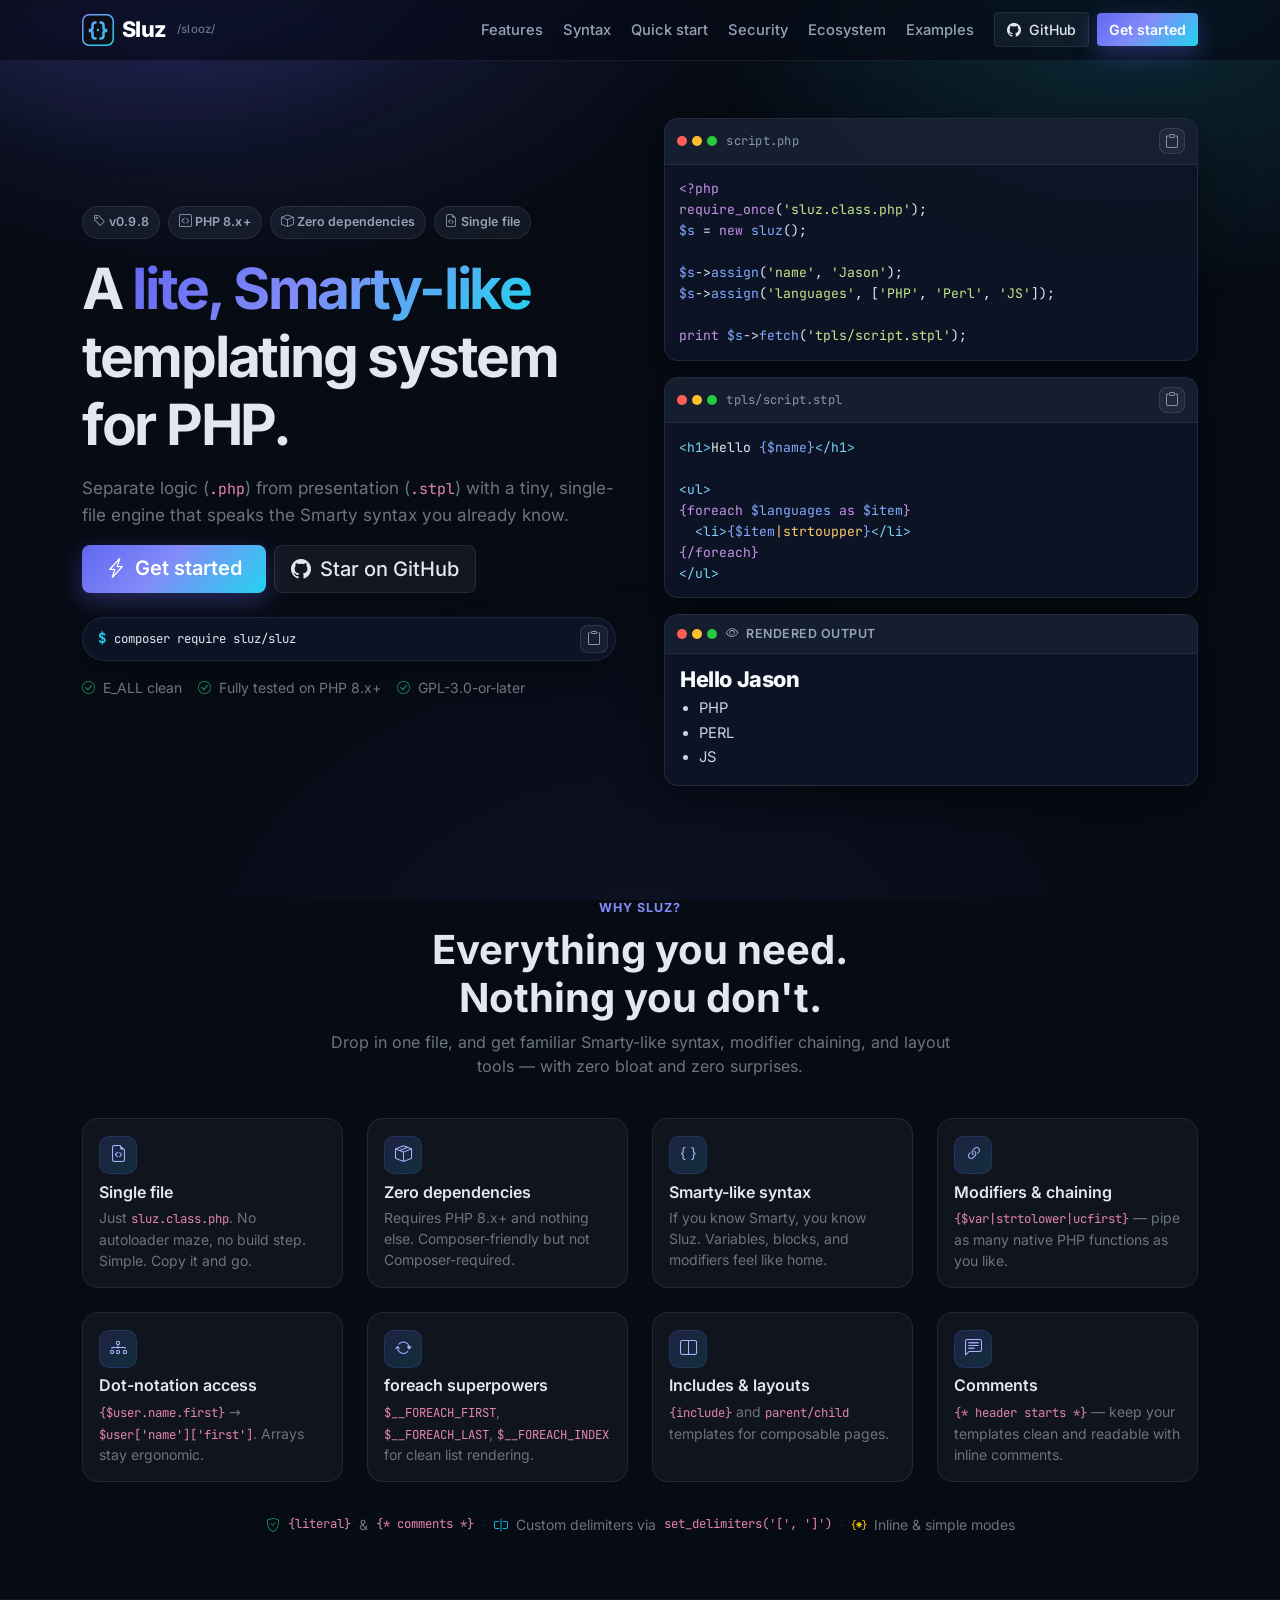
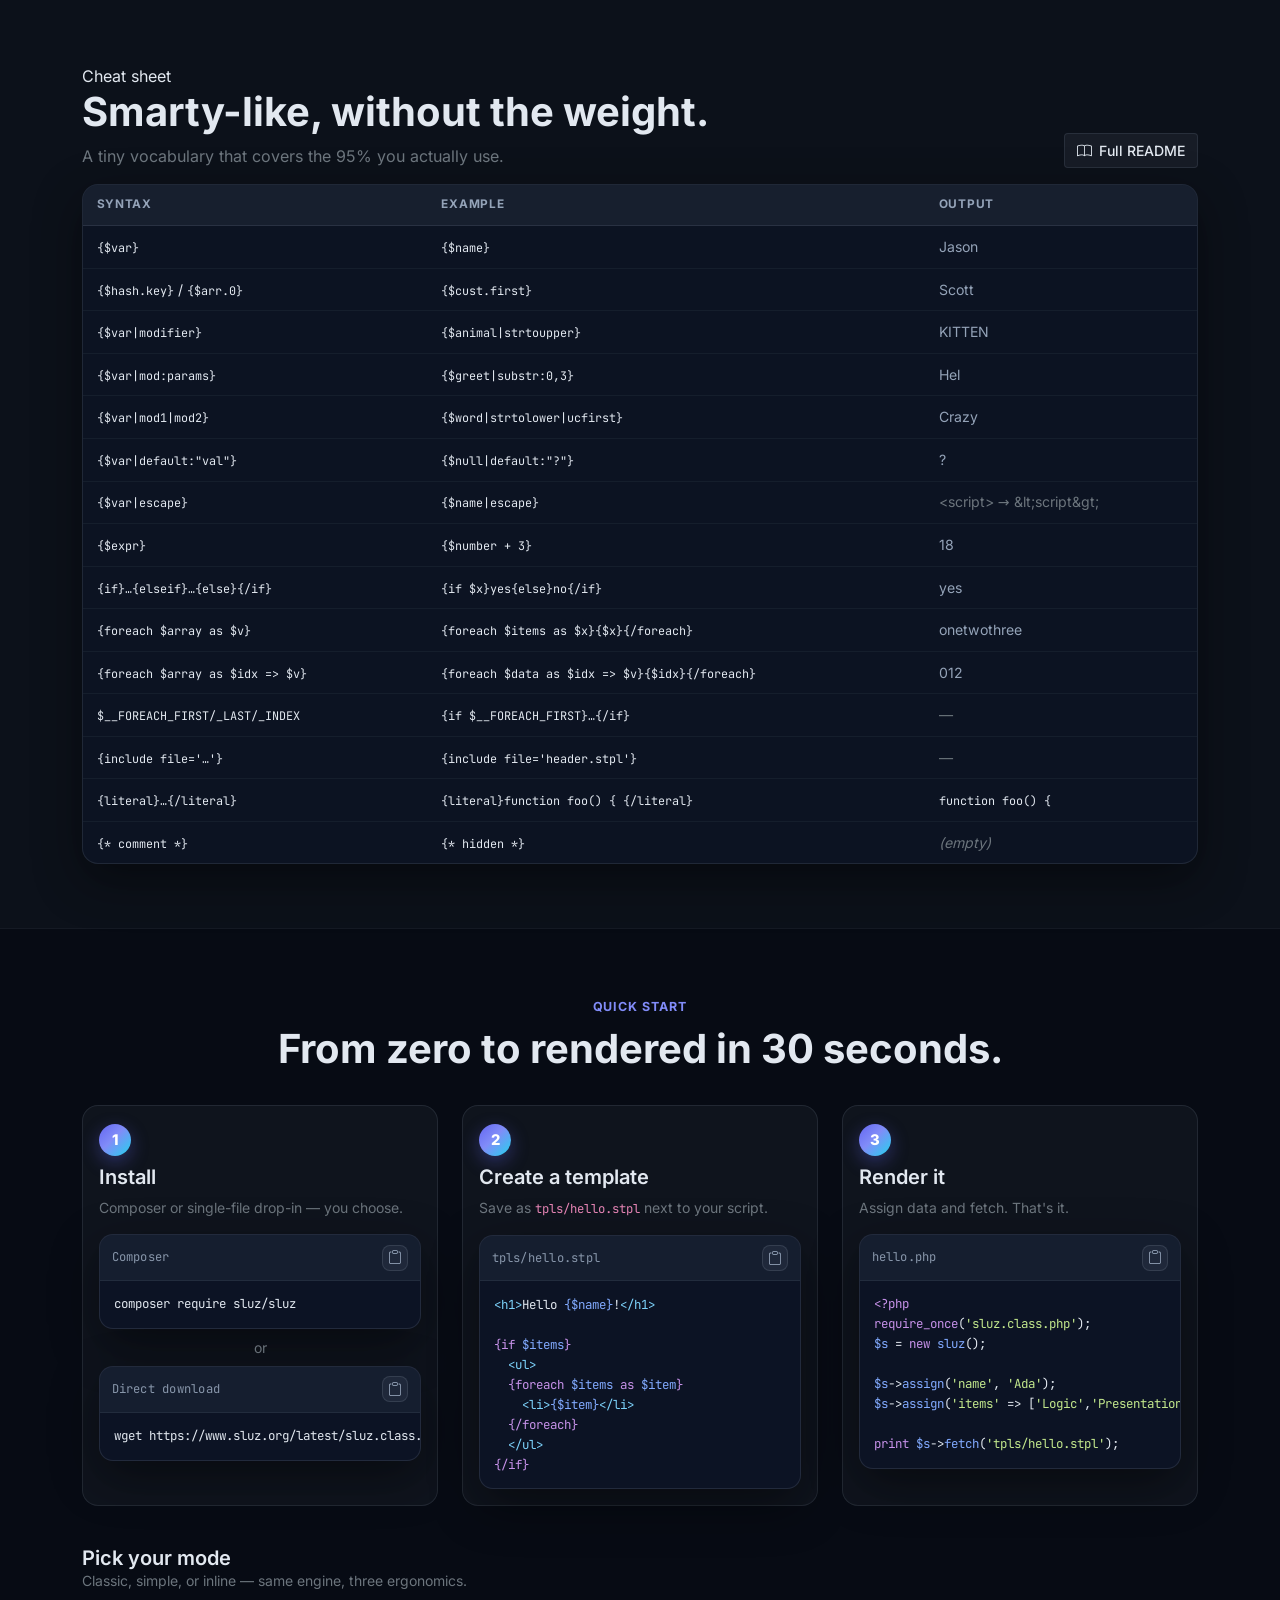
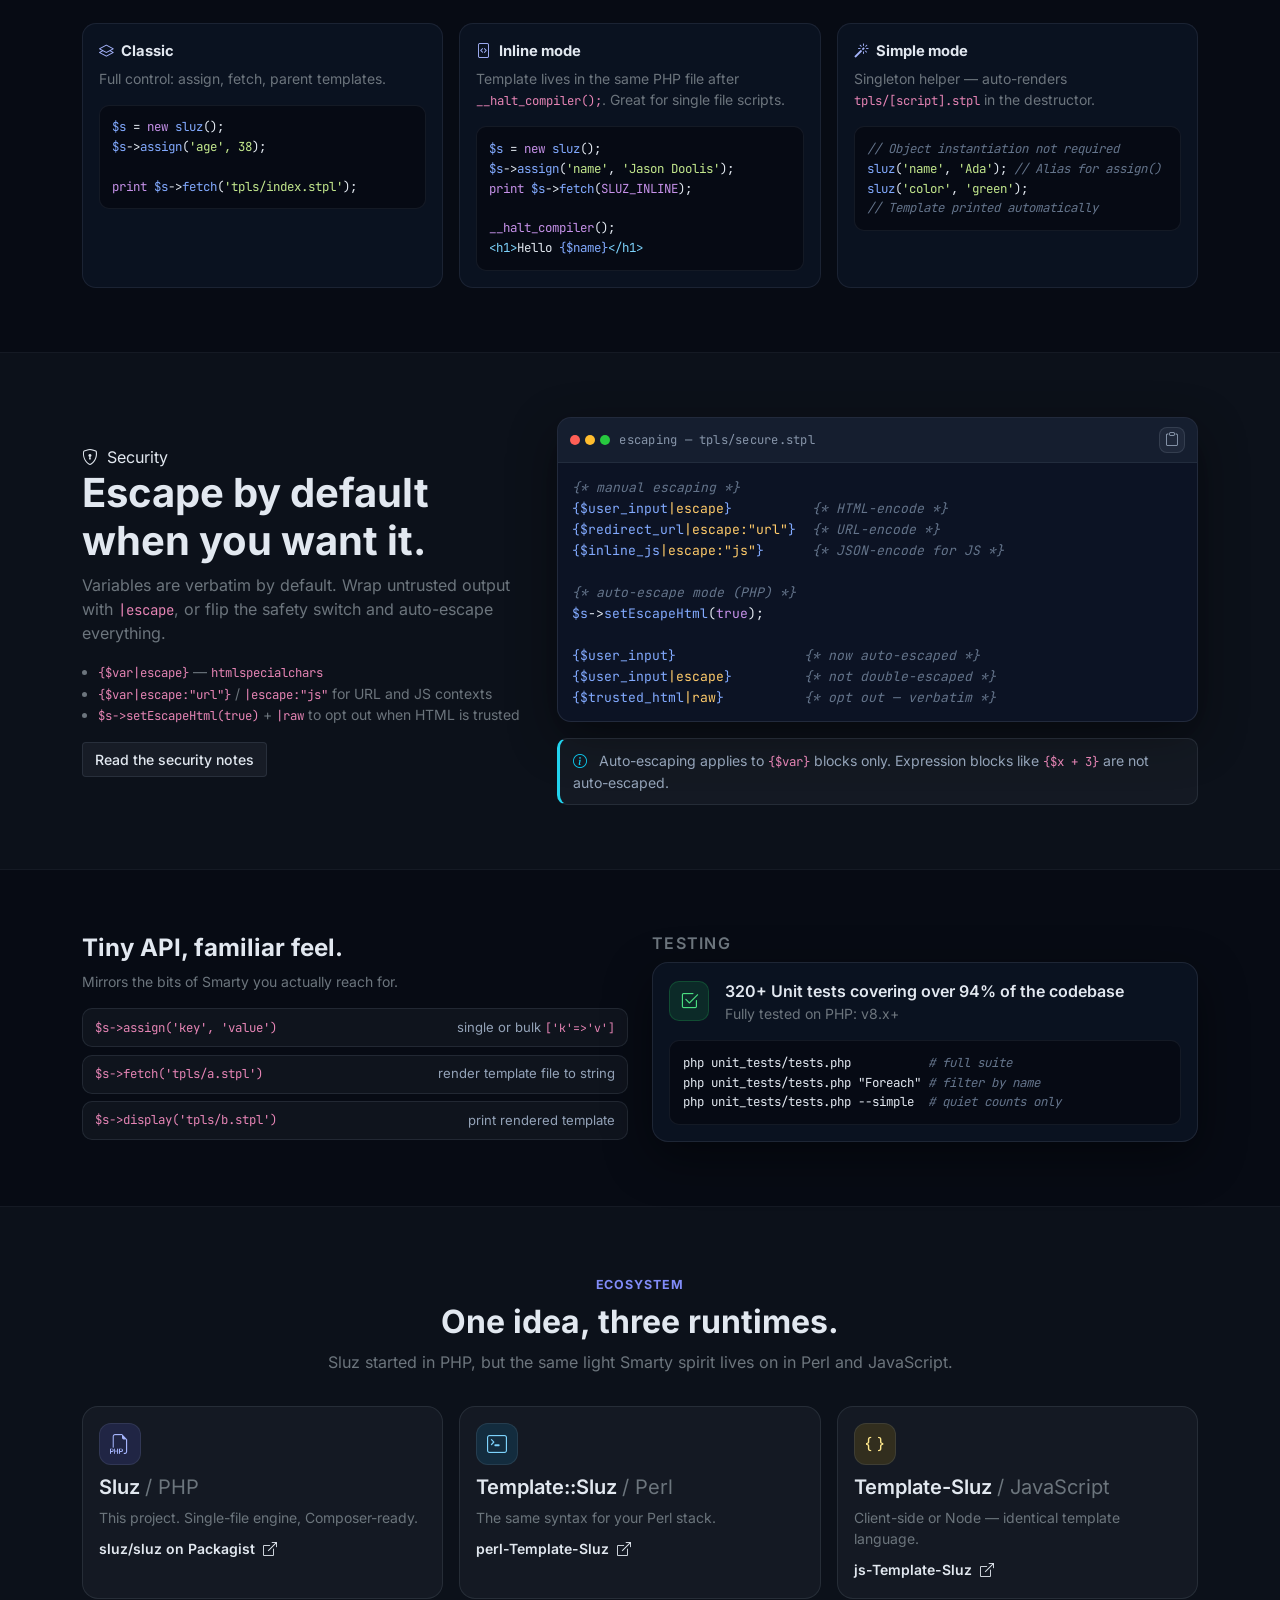
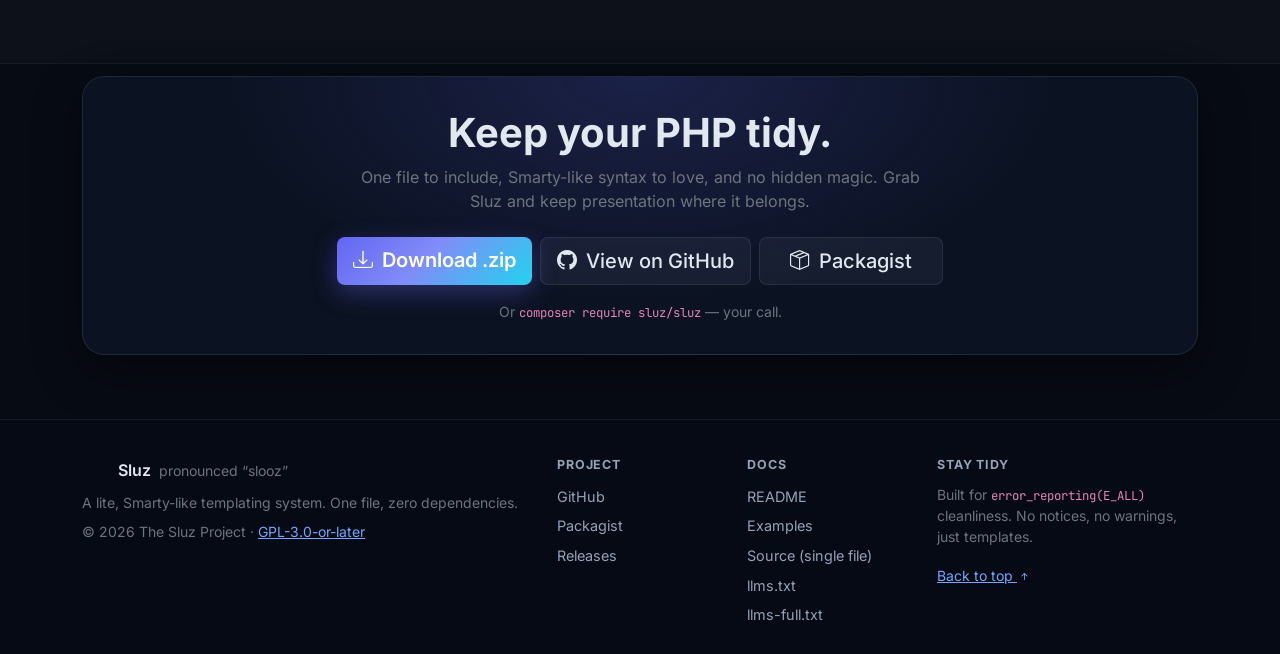
<file: index.html>
<!doctype html>
<html lang="en" data-bs-theme="dark">
<head>
	<meta charset="utf-8">
	<meta name="viewport" content="width=device-width, initial-scale=1">
	<title>Sluz — A lite, Smarty-like PHP templating engine</title>
	<meta name="description" content="Sluz is a minimalistic, zero-dependency, single-file PHP templating engine with familiar Smarty-like syntax. Separate logic (.php) from presentation (.stpl).">
	<meta name="theme-color" content="#0b0f19">
	<link rel="canonical" href="https://sluz.org/">
	<link rel="alternate" type="text/markdown" title="Sluz LLM docs (index)" href="/llms.txt">
	<link rel="alternate" type="text/markdown" title="Sluz LLM docs (full)" href="/llms-full.txt">
	<meta property="og:title" content="Sluz — A lite, Smarty-like PHP templating engine">
	<meta property="og:description" content="Single-file · Zero dependencies · PHP 8.x+ · Smarty-like syntax for clean .stpl templates.">
	<meta property="og:type" content="website">
	<meta property="og:url" content="https://sluz.org/">
	<link rel="icon" type="image/svg+xml" href="img/favicon.svg">
	<!-- Local vendor assets — no CDN -->
	<link rel="stylesheet" href="vendor/bootstrap/bootstrap.min.css">
	<link rel="stylesheet" href="vendor/bootstrap-icons/bootstrap-icons.min.css">
	<link rel="stylesheet" href="css/style.css">
	<script type="application/ld+json">
	{
		"@context": "https://schema.org",
		"@type": "SoftwareApplication",
		"name": "Sluz",
		"applicationCategory": "DeveloperApplication",
		"operatingSystem": "PHP 8.x+",
		"description": "Minimalistic single-file PHP templating engine with Smarty-like syntax.",
		"softwareVersion": "0.9.8",
		"offers": { "@type": "Offer", "price": "0", "priceCurrency": "USD" },
		"license": "https://www.gnu.org/licenses/gpl-3.0.html"
	}
	</script>
</head>
<body data-bs-spy="scroll" data-bs-target="#mainNavList" data-bs-smooth-scroll="true" tabindex="0">

	<!-- Navbar -->
	<nav id="mainNav" class="navbar navbar-expand-lg fixed-top">
		<div class="container">
			<a class="navbar-brand d-flex align-items-center gap-2" href="#top">
				<span class="brand-mark" aria-hidden="true">
					<svg viewBox="0 0 64 64" width="32" height="32" role="img" aria-label="Sluz logo">
						<defs>
							<linearGradient id="gNav" x1="0" y1="0" x2="64" y2="64" gradientUnits="userSpaceOnUse">
								<stop offset="0" stop-color="#818cf8"/><stop offset="1" stop-color="#22d3ee"/>
							</linearGradient>
						</defs>
						<rect width="64" height="64" rx="14" fill="#0b0f19"/>
						<rect x="1.6" y="1.6" width="60.8" height="60.8" rx="12.4" fill="none" stroke="url(#gNav)" stroke-width="3"/>
						<path d="M27 17c-4 0-6 2-6 5.5V28c0 2.5-1.7 4-5 4v2c3.3 0 5 1.5 5 4v5.5c0 3.5 2 5.5 6 5.5" fill="none" stroke="url(#gNav)" stroke-width="5" stroke-linecap="round"/>
						<path d="M37 17c4 0 6 2 6 5.5V28c0 2.5 1.7 4 5 4v2c-3.3 0-5 1.5-5 4v5.5c0 3.5-2 5.5-6 5.5" fill="none" stroke="url(#gNav)" stroke-width="5" stroke-linecap="round"/>
						<circle cx="32" cy="32" r="2.4" fill="#22d3ee"/>
					</svg>
				</span>
				<span class="brand-text">Sluz</span>
				<span class="brand-pron d-none d-sm-inline">/slooz/</span>
			</a>
			<button class="navbar-toggler" type="button" data-bs-toggle="collapse" data-bs-target="#navMenu" aria-controls="navMenu" aria-expanded="false" aria-label="Toggle navigation">
				<span class="navbar-toggler-icon"></span>
			</button>
			<div class="collapse navbar-collapse" id="navMenu">
				<ul class="navbar-nav ms-auto align-items-lg-center gap-lg-1" id="mainNavList">
					<li class="nav-item"><a class="nav-link" href="#features">Features</a></li>
					<li class="nav-item"><a class="nav-link" href="#syntax">Syntax</a></li>
					<li class="nav-item"><a class="nav-link" href="#quickstart">Quick start</a></li>
					<li class="nav-item"><a class="nav-link" href="#security">Security</a></li>
					<li class="nav-item"><a class="nav-link" href="#ecosystem">Ecosystem</a></li>
					<li class="nav-item"><a class="nav-link" href="https://www.sluz.org/docs/">Examples</a></li>
					<li class="nav-item ms-lg-2">
						<a class="btn btn-ghost btn-sm" href="https://github.com/scottchiefbaker/sluz" target="_blank" rel="noopener">
							<i class="bi bi-github me-1"></i> GitHub
						</a>
					</li>
					<li class="nav-item ms-lg-1">
						<a class="btn btn-gradient btn-sm" href="#quickstart">Get started</a>
					</li>
				</ul>
			</div>
		</div>
	</nav>

	<!-- Hero -->
	<header id="top" class="hero position-relative overflow-hidden">
		<div class="hero-glow" aria-hidden="true"></div>
		<div class="container position-relative">
			<div class="row align-items-center g-4 g-lg-5">
				<div class="col-lg-6">
					<div class="reveal">
						<div class="hero-badges d-flex flex-wrap gap-2 mb-3">
							<span class="badge-soft" title="Current version"><i class="bi bi-tag me-1"></i> v0.9.8</span>
							<span class="badge-soft" title="For modern PHP"><i class="bi bi-code-square me-1"></i> PHP 8.x+</span>
							<span class="badge-soft"><i class="bi bi-box me-1"></i> Zero dependencies</span>
							<span class="badge-soft"><i class="bi bi-file-earmark-code me-1"></i> Single file</span>
						</div>
						<h1 class="display-5 fw-bold lh-tight mb-3">
							A <span class="text-gradient">lite, Smarty-like</span><br>templating system<br>for PHP.
						</h1>
						<p class="lead text-secondary mb-3">
							Separate logic (<code>.php</code>) from presentation (<code>.stpl</code>) with a
							tiny, single-file engine that speaks the Smarty syntax you already know.
						</p>
						<div class="d-flex flex-wrap gap-2 mb-4 hero-actions">
							<a class="btn btn-gradient btn-lg" href="#quickstart"><i class="bi bi-lightning-charge me-1"></i> Get started</a>
							<a class="btn btn-ghost btn-lg" href="https://github.com/scottchiefbaker/sluz" target="_blank" rel="noopener"><i class="bi bi-github me-1"></i> Star on GitHub</a>
						</div>
						<div class="cmd-pill d-flex align-items-center gap-2" data-code>
							<span class="cmd-prompt">$</span>
							<code id="install-cmd">composer require sluz/sluz</code>
							<button class="copy-btn" type="button" data-copy-target="#install-cmd" aria-label="Copy install command">
								<i class="bi bi-clipboard"></i>
							</button>
						</div>
						<div class="hero-meta d-flex flex-wrap gap-3 mt-3 small text-secondary">
							<span><i class="bi bi-check-circle me-1 text-success"></i> E_ALL clean</span>
							<span><i class="bi bi-check-circle me-1 text-success"></i> Fully tested on PHP 8.x+</span>
							<span><i class="bi bi-check-circle me-1 text-success"></i> GPL-3.0-or-later</span>
						</div>
					</div>
				</div>

				<div class="col-lg-6">
					<div class="reveal" style="--delay:120ms">
						<div class="code-stack">
							<div class="row g-3">
								<div class="col-12">
									<div class="window" data-code>
										<div class="window-head">
											<span class="dots"><i></i><i></i><i></i></span>
											<span class="window-title">script.php</span>
											<button class="copy-btn sm" type="button" data-copy-target="#code-php" aria-label="Copy PHP example"><i class="bi bi-clipboard"></i></button>
										</div>
<pre><code id="code-php"><span class="tk-kw">&lt;?php</span>
<span class="tk-kw">require_once</span>(<span class="tk-str">'sluz.class.php'</span>);
<span class="tk-var">$s</span> = <span class="tk-kw">new</span> <span class="tk-fn">sluz</span>();

<span class="tk-var">$s</span>-><span class="tk-fn">assign</span>(<span class="tk-str">'name'</span>, <span class="tk-str">'Jason'</span>);
<span class="tk-var">$s</span>-><span class="tk-fn">assign</span>(<span class="tk-str">'languages'</span>, [<span class="tk-str">'PHP'</span>, <span class="tk-str">'Perl'</span>, <span class="tk-str">'JS'</span>]);

<span class="tk-kw">print</span> <span class="tk-var">$s</span>-><span class="tk-fn">fetch</span>(<span class="tk-str">'tpls/script.stpl'</span>);</code></pre>
									</div>
								</div>
								<div class="col-12">
									<div class="window" data-code>
										<div class="window-head">
											<span class="dots"><i></i><i></i><i></i></span>
											<span class="window-title">tpls/script.stpl</span>
											<button class="copy-btn sm" type="button" data-copy-target="#code-stpl" aria-label="Copy template example"><i class="bi bi-clipboard"></i></button>
										</div>
<pre><code id="code-stpl"><span class="tk-tag">&lt;h1&gt;</span>Hello <span class="tk-var">{$name</span><span class="tk-var">}</span><span class="tk-tag">&lt;/h1&gt;</span>

<span class="tk-tag">&lt;ul&gt;</span>
<span class="tk-kw">{foreach</span> <span class="tk-var">$languages</span> <span class="tk-kw">as</span> <span class="tk-var">$item</span><span class="tk-kw">}</span>
	<span class="tk-tag">&lt;li&gt;</span><span class="tk-var">{$item</span><span class="tk-mod">|strtoupper</span><span class="tk-var">}</span><span class="tk-tag">&lt;/li&gt;</span>
<span class="tk-kw">{/foreach}</span>
<span class="tk-tag">&lt;/ul&gt;</span>
</code></pre>
									</div>
								</div>
								<div class="col-12">
									<div class="preview-window">
										<div class="preview-head">
											<span class="dots"><i></i><i></i><i></i></span>
											<span><i class="bi bi-eye me-1"></i> Rendered output</span>
										</div>
										<div class="preview-body">
											<div class="preview-title">Hello Jason</div>
											<ul class="preview-list">
												<li>PHP</li><li>PERL</li><li>JS</li>
											</ul>
										</div>
									</div>
								</div>
							</div>
						</div>
					</div>
				</div>
			</div>
		</div>
	</header>

	<!-- Features -->
	<section id="features" class="section">
		<div class="container">
			<div class="section-head text-center mx-auto reveal">
				<div class="eyebrow">Why Sluz?</div>
				<h2 class="h1 fw-bold">Everything you need.<br>Nothing you don't.</h2>
				<p class="text-secondary mx-auto" style="max-width:640px">Drop in one file, and get familiar Smarty-like syntax, modifier chaining, and layout tools — with zero bloat and zero surprises.</p>
			</div>

			<div class="row g-3 g-lg-4 mt-1">
				<div class="col-md-6 col-lg-3 reveal"><div class="feature-card h-100">
					<div class="icon-wrap"><i class="bi bi-file-earmark-code"></i></div>
					<h3 class="h6 fw-semibold">Single file</h3>
					<p class="small text-secondary mb-0">Just <code>sluz.class.php</code>. No autoloader maze, no build step. Simple. Copy it and go.</p>
				</div></div>
				<div class="col-md-6 col-lg-3 reveal" style="--delay:60ms"><div class="feature-card h-100">
					<div class="icon-wrap"><i class="bi bi-box-seam"></i></div>
					<h3 class="h6 fw-semibold">Zero dependencies</h3>
					<p class="small text-secondary mb-0">Requires PHP 8.x+ and nothing else. Composer-friendly but not Composer-required.</p>
				</div></div>
				<div class="col-md-6 col-lg-3 reveal" style="--delay:120ms"><div class="feature-card h-100">
					<div class="icon-wrap"><i class="bi bi-braces"></i></div>
					<h3 class="h6 fw-semibold">Smarty-like syntax</h3>
					<p class="small text-secondary mb-0">If you know Smarty, you know Sluz. Variables, blocks, and modifiers feel like home.</p>
				</div></div>
				<div class="col-md-6 col-lg-3 reveal" style="--delay:180ms"><div class="feature-card h-100">
					<div class="icon-wrap"><i class="bi bi-link-45deg"></i></div>
					<h3 class="h6 fw-semibold">Modifiers &amp; chaining</h3>
					<p class="small text-secondary mb-0"><code>{$var|strtolower|ucfirst}</code> — pipe as many native PHP functions as you like.</p>
				</div></div>

				<div class="col-md-6 col-lg-3 reveal"><div class="feature-card h-100">
					<div class="icon-wrap"><i class="bi bi-diagram-3"></i></div>
					<h3 class="h6 fw-semibold">Dot-notation access</h3>
					<p class="small text-secondary mb-0"><code>{$user.name.first}</code> &rarr; <code>$user['name']['first']</code>. Arrays stay ergonomic.</p>
				</div></div>
				<div class="col-md-6 col-lg-3 reveal" style="--delay:60ms"><div class="feature-card h-100">
					<div class="icon-wrap"><i class="bi bi-arrow-repeat"></i></div>
					<h3 class="h6 fw-semibold">foreach superpowers</h3>
					<p class="small text-secondary mb-0"><code>$__FOREACH_FIRST</code>, <code>$__FOREACH_LAST</code>, <code>$__FOREACH_INDEX</code> for clean list rendering.</p>
				</div></div>
				<div class="col-md-6 col-lg-3 reveal" style="--delay:120ms"><div class="feature-card h-100">
					<div class="icon-wrap"><i class="bi bi-layout-split"></i></div>
					<h3 class="h6 fw-semibold">Includes &amp; layouts</h3>
					<p class="small text-secondary mb-0"><code>{include}</code> and <code>parent/child</code> templates for composable pages.</p>
				</div></div>
				<div class="col-md-6 col-lg-3 reveal" style="--delay:180ms"><div class="feature-card h-100">
					<div class="icon-wrap"><i class="bi bi-chat-left-text"></i></div>
					<h3 class="h6 fw-semibold">Comments</h3>
					<p class="small text-secondary mb-0"><code>{* header starts *}</code> — keep your templates clean and readable with inline comments.</p>
				</div></div>
			</div>

			<div class="row g-2 mt-4 justify-content-center text-center small text-secondary reveal">
				<div class="col-auto d-flex align-items-center gap-2"><i class="bi bi-shield-check text-success"></i> <code>{literal}</code> &amp; <code>{* comments *}</code></div>
				<div class="col-auto d-none d-sm-block opacity-25">·</div>
				<div class="col-auto d-flex align-items-center gap-2"><i class="bi bi-input-cursor text-info"></i> Custom delimiters via <code>set_delimiters('[', ']')</code></div>
				<div class="col-auto d-none d-sm-block opacity-25">·</div>
				<div class="col-auto d-flex align-items-center gap-2"><i class="bi bi-braces-asterisk text-warning"></i> Inline &amp; simple modes</div>
			</div>
		</div>
	</section>

	<!-- Syntax -->
	<section id="syntax" class="section section-alt">
		<div class="container">
			<div class="row align-items-end g-3 mb-3">
				<div class="col-lg-8 reveal">
					<div class="eyebrow">Cheat sheet</div>
					<h2 class="h1 fw-bold mb-2">Smarty-like, without the weight.</h2>
					<p class="text-secondary mb-0">A tiny vocabulary that covers the 95% you actually use.</p>
				</div>
				<div class="col-lg-4 text-lg-end reveal" style="--delay:80ms">
					<a class="btn btn-ghost btn-sm" href="https://github.com/scottchiefbaker/sluz#readme" target="_blank" rel="noopener"><i class="bi bi-book me-1"></i> Full README</a>
				</div>
			</div>

			<div class="syntax-wrap reveal">
				<div class="table-responsive">
					<table class="table syntax-table align-middle mb-0">
						<thead>
							<tr><th>Syntax</th><th>Example</th><th>Output</th></tr>
						</thead>
						<tbody>
							<tr><td><code>{$var}</code></td><td><code>{$name}</code></td><td>Jason</td></tr>
							<tr><td><code>{$hash.key}</code> / <code>{$arr.0}</code></td><td><code>{$cust.first}</code></td><td>Scott</td></tr>
							<tr><td><code>{$var|modifier}</code></td><td><code>{$animal|strtoupper}</code></td><td>KITTEN</td></tr>
							<tr><td><code>{$var|mod:params}</code></td><td><code>{$greet|substr:0,3}</code></td><td>Hel</td></tr>
							<tr><td><code>{$var|mod1|mod2}</code></td><td><code>{$word|strtolower|ucfirst}</code></td><td>Crazy</td></tr>
							<tr><td><code>{$var|default:"val"}</code></td><td><code>{$null|default:"?"}</code></td><td>?</td></tr>
							<tr><td><code>{$var|escape}</code></td><td><code>{$name|escape}</code></td><td class="text-secondary">&lt;script&gt; → &amp;lt;script&amp;gt;</td></tr>
							<tr><td><code>{$expr}</code></td><td><code>{$number + 3}</code></td><td>18</td></tr>
							<tr><td><code>{if}…{elseif}…{else}{/if}</code></td><td><code>{if $x}yes{else}no{/if}</code></td><td>yes</td></tr>
							<tr><td><code>{foreach $array as $v}</code></td><td><code>{foreach $items as $x}{$x}{/foreach}</code></td><td>onetwothree</td></tr>
							<tr><td><code>{foreach $array as $idx => $v}</code></td><td><code>{foreach $data as $idx => $v}{$idx}{/foreach}</code></td><td>012</td></tr>
							<tr><td><code>$__FOREACH_FIRST/_LAST/_INDEX</code></td><td><code>{if $__FOREACH_FIRST}…{/if}</code></td><td class="text-secondary">—</td></tr>
							<tr><td><code>{include file='…'}</code></td><td><code>{include file='header.stpl'}</code></td><td class="text-secondary">—</td></tr>
							<tr><td><code>&#123;literal&#125;…&#123;/literal&#125;</code></td><td><code>&#123;literal&#125;function foo() &#123; &#123;/literal&#125;</code></td><td><code>function foo() &#123;</code></td></tr>
							<tr><td><code>{* comment *}</code></td><td><code>{* hidden *}</code></td><td class="text-secondary"><em>(empty)</em></td></tr>
							</tbody>
					</table>
				</div>
			</div>
		</div>
	</section>

	<!-- Quick start -->
	<section id="quickstart" class="section">
		<div class="container">
			<div class="section-head text-center mx-auto reveal">
				<div class="eyebrow">Quick start</div>
				<h2 class="h1 fw-bold">From zero to rendered in 30 seconds.</h2>
			</div>

			<div class="row g-4 mt-1">
				<div class="col-lg-4 reveal">
					<div class="step-card h-100">
						<div class="step-num">1</div>
						<h3 class="h5 fw-semibold">Install</h3>
						<p class="small text-secondary">Composer or single-file drop-in — you choose.</p>
						<div class="d-flex flex-column gap-2 mt-3">
							<div class="window window-compact" data-code>
								<div class="window-head"><span class="window-title">Composer</span><button class="copy-btn sm" type="button" data-copy-target="#qs-install-composer" aria-label="Copy Composer command"><i class="bi bi-clipboard"></i></button></div>
<pre><code id="qs-install-composer">composer require sluz/sluz</code></pre>
							</div>
							<div class="text-center small text-secondary">or</div>
							<div class="window window-compact" data-code>
								<div class="window-head"><span class="window-title">Direct download</span><button class="copy-btn sm" type="button" data-copy-target="#qs-install-curl" aria-label="Copy curl command"><i class="bi bi-clipboard"></i></button></div>
<pre><code id="qs-install-curl">wget https://www.sluz.org/latest/sluz.class.php</code></pre>
							</div>
						</div>
					</div>
				</div>
				<div class="col-lg-4 reveal" style="--delay:80ms">
					<div class="step-card h-100">
						<div class="step-num">2</div>
						<h3 class="h5 fw-semibold">Create a template</h3>
						<p class="small text-secondary">Save as <code>tpls/hello.stpl</code> next to your script.</p>
						<div class="window window-compact mt-3" data-code>
							<div class="window-head"><span class="window-title">tpls/hello.stpl</span><button class="copy-btn sm" type="button" data-copy-target="#qs-tpl" aria-label="Copy"><i class="bi bi-clipboard"></i></button></div>
<pre><code id="qs-tpl"><span class="tk-tag">&lt;h1&gt;</span>Hello <span class="tk-var">{$name}</span>!<span class="tk-tag">&lt;/h1&gt;</span>

<span class="tk-kw">{if</span> <span class="tk-var">$items</span><span class="tk-kw">}</span>
	<span class="tk-tag">&lt;ul&gt;</span>
	<span class="tk-kw">{foreach</span> <span class="tk-var">$items</span> <span class="tk-kw">as</span> <span class="tk-var">$item</span><span class="tk-kw">}</span>
		<span class="tk-tag">&lt;li&gt;</span><span class="tk-var">{$item}</span><span class="tk-tag">&lt;/li&gt;</span>
	<span class="tk-kw">{/foreach}</span>
	<span class="tk-tag">&lt;/ul&gt;</span>
<span class="tk-kw">{/if}</span></code></pre>
						</div>
					</div>
				</div>
				<div class="col-lg-4 reveal" style="--delay:160ms">
					<div class="step-card h-100">
						<div class="step-num">3</div>
						<h3 class="h5 fw-semibold">Render it</h3>
						<p class="small text-secondary">Assign data and fetch. That's it.</p>
						<div class="window window-compact mt-3" data-code>
							<div class="window-head"><span class="window-title">hello.php</span><button class="copy-btn sm" type="button" data-copy-target="#qs-php" aria-label="Copy"><i class="bi bi-clipboard"></i></button></div>
<pre><code id="qs-php"><span class="tk-kw">&lt;?php</span>
<span class="tk-kw">require_once</span>(<span class="tk-str">'sluz.class.php'</span>);
<span class="tk-var">$s</span> = <span class="tk-kw">new</span> <span class="tk-fn">sluz</span>();

<span class="tk-var">$s</span>-><span class="tk-fn">assign</span>(<span class="tk-str">'name'</span>, <span class="tk-str">'Ada'</span>);
<span class="tk-var">$s</span>-><span class="tk-fn">assign</span>(<span class="tk-str">'items'</span> => [<span class="tk-str">'Logic'</span>,<span class="tk-str">'Presentation'</span>]);

<span class="tk-kw">print</span> <span class="tk-var">$s</span>-><span class="tk-fn">fetch</span>(<span class="tk-str">'tpls/hello.stpl'</span>);
</code></pre>
						</div>
					</div>
				</div>
			</div>

			<!-- Modes -->
			<div class="row g-3 mt-4">
				<div class="col-12 reveal"><h3 class="h5 fw-semibold mb-0">Pick your mode</h3><p class="small text-secondary">Classic, simple, or inline — same engine, three ergonomics.</p></div>
				<div class="col-md-4 reveal"><div class="mode-card h-100">
					<div class="mode-head"><i class="bi bi-layers"></i> Classic</div>
					<p class="small text-secondary">Full control: assign, fetch, parent templates.</p>
<pre class="mode-code"><code><span class="tk-var">$s</span> = <span class="tk-kw">new</span> <span class="tk-fn">sluz</span>();
<span class="tk-var">$s</span>-><span class="tk-fn">assign</span>(<span class="tk-str">'age', 38</span>);

<span class="tk-kw">print</span> <span class="tk-var">$s</span>-><span class="tk-fn">fetch</span>(<span class="tk-str">'tpls/index.stpl'</span>);</code></pre>
				</div></div>
				<div class="col-md-4 reveal" style="--delay:60ms"><div class="mode-card h-100">
					<div class="mode-head"><i class="bi bi-file-code"></i> Inline mode</div>
					<p class="small text-secondary">Template lives in the same PHP file after <code>__halt_compiler();</code>. Great for single file scripts.</p>
<pre class="mode-code"><code><span class="tk-var">$s</span> = <span class="tk-kw">new</span> <span class="tk-fn">sluz</span>();
<span class="tk-var">$s</span>-><span class="tk-fn">assign</span>(<span class="tk-str">'name'</span>, <span class="tk-str">'Jason Doolis'</span>);
<span class="tk-kw">print</span> <span class="tk-var">$s</span>-><span class="tk-fn">fetch</span>(<span class="tk-kw">SLUZ_INLINE</span>);

<span class="tk-kw">__halt_compiler</span>();
<span class="tk-tag">&lt;h1&gt;</span>Hello <span class="tk-var">{$name}</span><span class="tk-tag">&lt;/h1&gt;</span></code></pre>
				</div></div>
				<div class="col-md-4 reveal" style="--delay:120ms"><div class="mode-card h-100">
					<div class="mode-head"><i class="bi bi-magic"></i> Simple mode</div>
					<p class="small text-secondary">Singleton helper — auto-renders <code>tpls/[script].stpl</code> in the destructor.</p>
<pre class="mode-code"><code><span class="tk-cmt">// Object instantiation not required</span>
<span class="tk-fn">sluz</span>(<span class="tk-str">'name'</span>, <span class="tk-str">'Ada'</span>); <span class="tk-cmt">// Alias for assign()</span>
<span class="tk-fn">sluz</span>(<span class="tk-str">'color'</span>, <span class="tk-str">'green'</span>);
<span class="tk-cmt">// Template printed automatically</span></code></pre>
				</div></div>
			</div>
		</div>
	</section>

	<!-- Security -->
	<section id="security" class="section section-alt">
		<div class="container">
			<div class="row g-4 align-items-center">
				<div class="col-lg-5 reveal">
					<div class="eyebrow"><i class="bi bi-shield-lock me-1"></i> Security</div>
					<h2 class="h1 fw-bold">Escape by default when you want it.</h2>
					<p class="text-secondary">Variables are verbatim by default. Wrap untrusted output with <code>|escape</code>, or flip the safety switch and auto-escape everything.</p>
					<ul class="small text-secondary ps-3">
						<li><code>{$var|escape}</code> — <code>htmlspecialchars</code></li>
						<li><code>{$var|escape:"url"}</code> / <code>|escape:"js"</code> for URL and JS contexts</li>
						<li><code>$s-&gt;setEscapeHtml(true)</code> + <code>|raw</code> to opt out when HTML is trusted</li>
					</ul>
					<div class="d-flex gap-2 mt-3">
						<a class="btn btn-ghost btn-sm" href="https://github.com/scottchiefbaker/sluz#-security" target="_blank" rel="noopener">Read the security notes</a>
					</div>
				</div>
				<div class="col-lg-7 reveal" style="--delay:100ms">
					<div class="window" data-code>
						<div class="window-head">
							<span class="dots"><i></i><i></i><i></i></span>
							<span class="window-title">escaping — tpls/secure.stpl</span>
							<button class="copy-btn sm" type="button" data-copy-target="#code-secure" aria-label="Copy"><i class="bi bi-clipboard"></i></button>
						</div>
<pre><code id="code-secure"><span class="tk-cmt">{* manual escaping *}</span>
<span class="tk-var">{$user_input</span><span class="tk-mod">|escape</span><span class="tk-var">}</span>					<span class="tk-cmt">{* HTML-encode *}</span>
<span class="tk-var">{$redirect_url</span><span class="tk-mod">|escape:"url"</span><span class="tk-var">}</span>	<span class="tk-cmt">{* URL-encode *}</span>
<span class="tk-var">{$inline_js</span><span class="tk-mod">|escape:"js"</span><span class="tk-var">}</span>			<span class="tk-cmt">{* JSON-encode for JS *}</span>

<span class="tk-cmt">{* auto-escape mode (PHP) *}</span>
<span class="tk-var">$s</span>-><span class="tk-fn">setEscapeHtml</span>(<span class="tk-kw">true</span>);

<span class="tk-var">{$user_input}</span>								 <span class="tk-cmt">{* now auto-escaped *}</span>
<span class="tk-var">{$user_input</span><span class="tk-mod">|escape</span><span class="tk-var">}</span>				 <span class="tk-cmt">{* not double-escaped *}</span>
<span class="tk-var">{$trusted_html</span><span class="tk-mod">|raw</span><span class="tk-var">}</span>					 <span class="tk-cmt">{* opt out — verbatim *}</span></code></pre>
					</div>
					<div class="callout mt-3">
						<i class="bi bi-info-circle me-2 text-info"></i> Auto-escaping applies to <code>{$var}</code> blocks only. Expression blocks like <code>{$x + 3}</code> are not auto-escaped.
					</div>
				</div>
			</div>
		</div>
	</section>

	<!-- API quick ref -->
	<section class="section">
		<div class="container">
			<div class="row g-4">
				<div class="col-lg-6 reveal">
					<h2 class="h4 fw-bold">Tiny API, familiar feel.</h2>
					<p class="small text-secondary">Mirrors the bits of Smarty you actually reach for.</p>
					<div class="api-list">
						<div class="api-row"><code>$s-&gt;assign('key', 'value')</code><span>single or bulk <code>['k'=>'v']</code></span></div>
						<div class="api-row"><code>$s-&gt;fetch('tpls/a.stpl')</code><span>render template file to string</span></div>
						<div class="api-row"><code>$s-&gt;display('tpls/b.stpl')</code><span>print rendered template</span></div>
					</div>
				</div>
				<div class="col-lg-6 reveal" style="--delay:80ms">
					<h3 class="h6 fw-semibold text-secondary text-uppercase ls-wide">Testing</h3>
					<div class="req-card">
						<div class="d-flex align-items-center gap-3 mb-3">
							<div class="req-icon"><i class="bi bi-check2-square"></i></div>
							<div>
								<div class="fw-semibold">320+ Unit tests covering over 94% of the codebase</div>
								<div class="small text-secondary">Fully tested on PHP: v8.x+</div>
							</div>
						</div>
<pre class="req-code"><code>php unit_tests/tests.php           <span class="tk-cmt"># full suite</span>
php unit_tests/tests.php "Foreach" <span class="tk-cmt"># filter by name</span>
php unit_tests/tests.php --simple  <span class="tk-cmt"># quiet counts only</span></code></pre>
					</div>
				</div>
			</div>
		</div>
	</section>

	<!-- Ecosystem -->
	<section id="ecosystem" class="section section-alt">
		<div class="container">
			<div class="section-head text-center mx-auto reveal">
				<div class="eyebrow">Ecosystem</div>
				<h2 class="h2 fw-bold">One idea, three runtimes.</h2>
				<p class="text-secondary">Sluz started in PHP, but the same light Smarty spirit lives on in Perl and JavaScript.</p>
			</div>
			<div class="row g-3 justify-content-center mt-1">
				<div class="col-md-4 reveal"><a class="eco-card h-100 text-decoration-none" href="https://github.com/scottchiefbaker/sluz" target="_blank" rel="noopener">
					<div class="eco-icon php"><i class="bi bi-filetype-php"></i></div>
					<h3 class="h5 fw-semibold">Sluz <span class="text-secondary fw-normal">/ PHP</span></h3>
					<p class="small text-secondary mb-2">This project. Single-file engine, Composer-ready.</p>
					<span class="small fw-semibold">sluz/sluz on Packagist <i class="bi bi-box-arrow-up-right ms-1"></i></span>
				</a></div>
				<div class="col-md-4 reveal" style="--delay:80ms"><a class="eco-card h-100 text-decoration-none" href="https://github.com/scottchiefbaker/perl-Template-Sluz" target="_blank" rel="noopener">
					<div class="eco-icon perl"><i class="bi bi-terminal"></i></div>
					<h3 class="h5 fw-semibold">Template::Sluz <span class="text-secondary fw-normal">/ Perl</span></h3>
					<p class="small text-secondary mb-2">The same syntax for your Perl stack.</p>
					<span class="small fw-semibold">perl-Template-Sluz <i class="bi bi-box-arrow-up-right ms-1"></i></span>
				</a></div>
				<div class="col-md-4 reveal" style="--delay:160ms"><a class="eco-card h-100 text-decoration-none" href="https://github.com/scottchiefbaker/js-Template-Sluz" target="_blank" rel="noopener">
					<div class="eco-icon js"><i class="bi bi-braces"></i></div>
					<h3 class="h5 fw-semibold">Template-Sluz <span class="text-secondary fw-normal">/ JavaScript</span></h3>
					<p class="small text-secondary mb-2">Client-side or Node — identical template language.</p>
					<span class="small fw-semibold">js-Template-Sluz <i class="bi bi-box-arrow-up-right ms-1"></i></span>
				</a></div>
			</div>
		</div>
	</section>

	<!-- CTA -->
	<section class="section cta-section">
		<div class="container">
			<div class="cta-card text-center reveal">
				<h2 class="h1 fw-bold mb-2">Keep your PHP tidy.</h2>
				<p class="text-secondary mx-auto mb-4" style="max-width:560px">One file to include, Smarty-like syntax to love, and no hidden magic. Grab Sluz and keep presentation where it belongs.</p>
				<div class="d-flex flex-wrap justify-content-center gap-2 cta-actions">
					<a class="btn btn-gradient btn-lg" href="https://github.com/scottchiefbaker/sluz/releases/latest" target="_blank" rel="noopener"><i class="bi bi-download me-1"></i> Download .zip</a>
					<a class="btn btn-ghost btn-lg" href="https://github.com/scottchiefbaker/sluz" target="_blank" rel="noopener"><i class="bi bi-github me-1"></i> View on GitHub</a>
					<a class="btn btn-ghost btn-lg" href="https://packagist.org/packages/sluz/sluz" target="_blank" rel="noopener"><i class="bi bi-box-seam me-1"></i> Packagist</a>
				</div>
				<div class="small text-secondary mt-3">Or <code>composer require sluz/sluz</code> — your call.</div>
			</div>
		</div>
	</section>

	<!-- Footer -->
	<footer class="footer">
		<div class="container">
			<div class="row g-4">
				<div class="col-lg-5">
					<div class="d-flex align-items-center gap-2 mb-2">
						<span class="brand-mark sm" aria-hidden="true">
							<svg viewBox="0 0 64 64" width="28" height="28"><use href="#gNav"/></svg>
						</span>
						<span class="fw-semibold">Sluz</span> <span class="text-secondary small">pronounced “slooz”</span>
					</div>
					<p class="small text-secondary mb-2">A lite, Smarty-like templating system. One file, zero dependencies.</p>
					<p class="small text-secondary mb-0">© 2026 The Sluz Project · <a href="https://www.gnu.org/licenses/gpl-3.0.html" target="_blank" rel="noopener">GPL-3.0-or-later</a></p>
				</div>
				<div class="col-6 col-lg-2">
					<div class="footer-head">Project</div>
					<ul class="footer-links">
						<li><a href="https://github.com/scottchiefbaker/sluz" target="_blank" rel="noopener">GitHub</a></li>
						<li><a href="https://packagist.org/packages/sluz/sluz" target="_blank" rel="noopener">Packagist</a></li>
						<li><a href="https://github.com/scottchiefbaker/sluz/releases" target="_blank" rel="noopener">Releases</a></li>
					</ul>
				</div>
				<div class="col-6 col-lg-2">
					<div class="footer-head">Docs</div>
					<ul class="footer-links">
						<li><a href="https://github.com/scottchiefbaker/sluz#readme" target="_blank" rel="noopener">README</a></li>
						<li><a href="https://www.sluz.org/docs/" target="_blank" rel="noopener">Examples</a></li>
						<li><a href="https://www.sluz.org/latest/sluz.class.php" target="_blank" rel="noopener">Source (single file)</a></li>
						<li><a href="/llms.txt">llms.txt</a></li>
						<li><a href="/llms-full.txt">llms-full.txt</a></li>
					</ul>
				</div>
				<div class="col-12 col-lg-3">
					<div class="footer-head">Stay tidy</div>
					<p class="small text-secondary">Built for <code>error_reporting(E_ALL)</code> cleanliness. No notices, no warnings, just templates.</p>
					<a class="small" href="#top">Back to top <i class="bi bi-arrow-up-short"></i></a>
				</div>
			</div>
		</div>
	</footer>

	<script src="vendor/bootstrap/bootstrap.bundle.min.js"></script>
	<script src="js/site.js"></script>
</body>
</html>
</file>
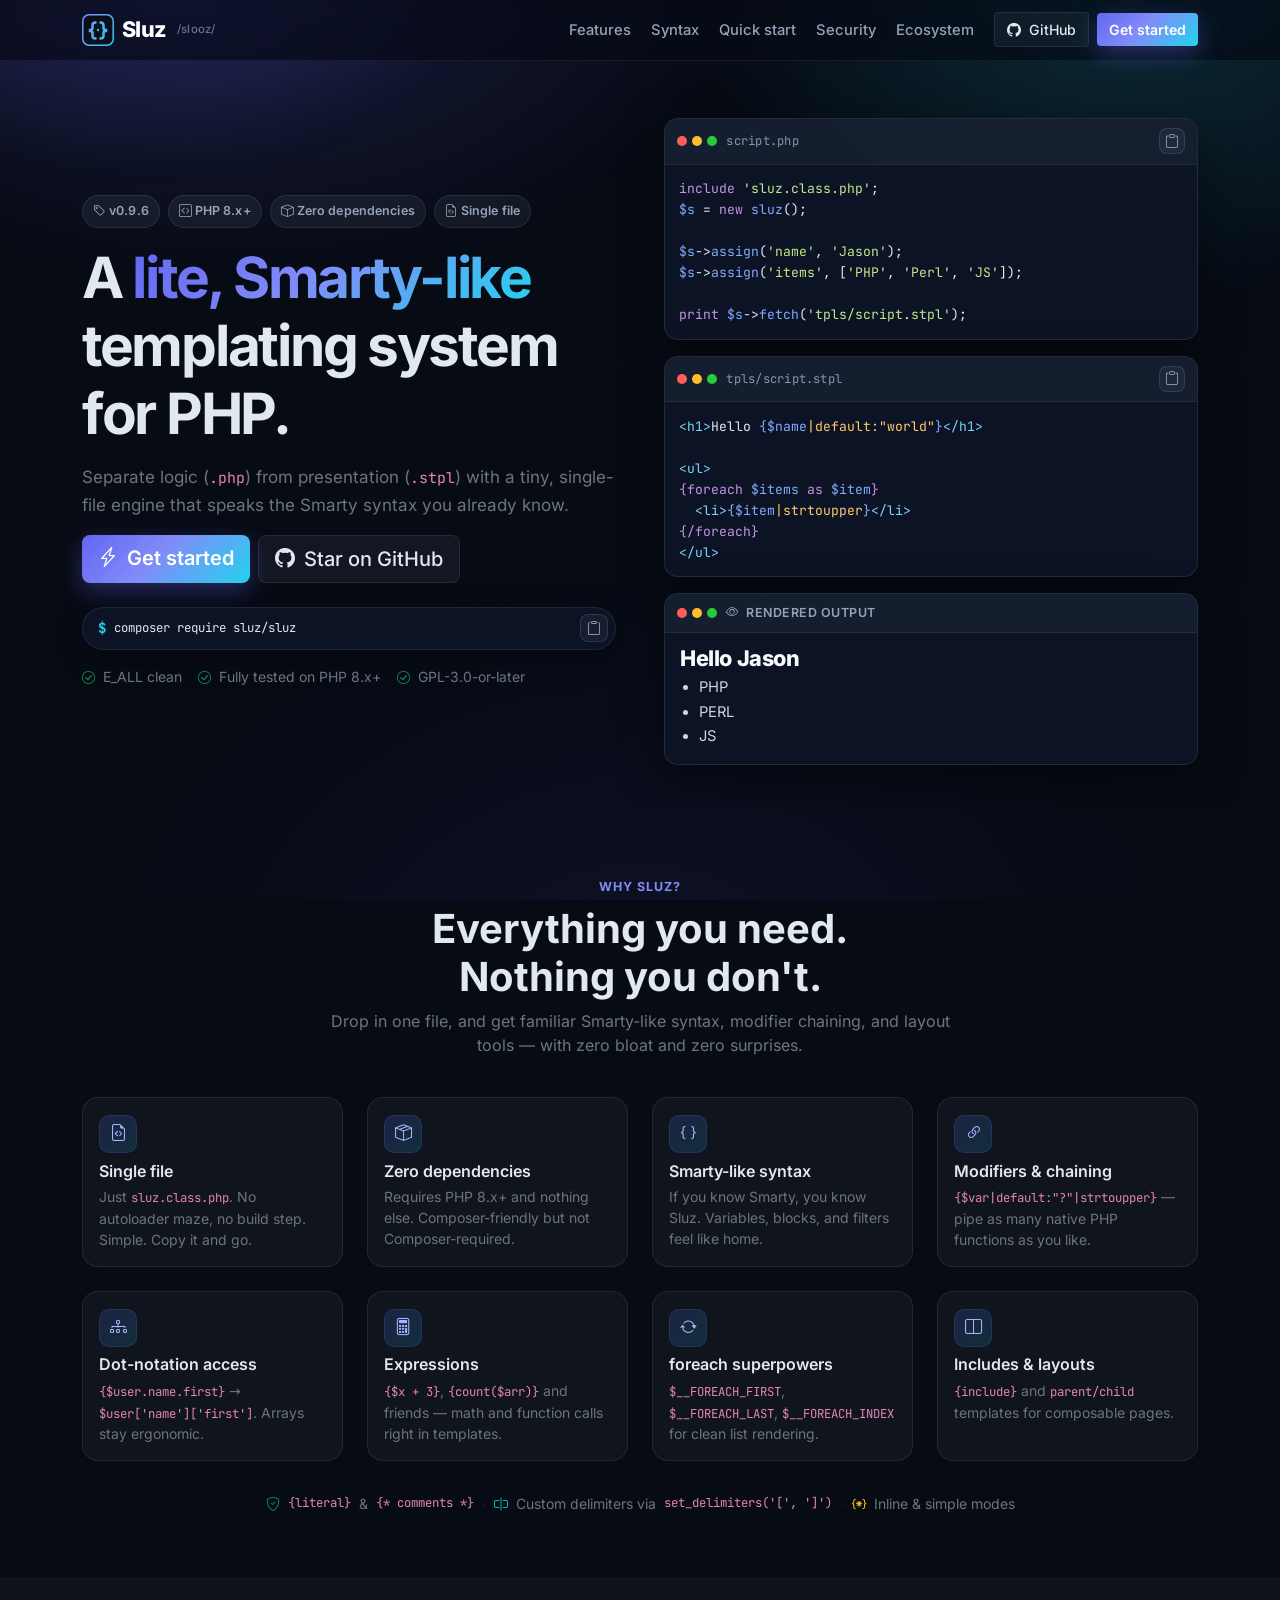
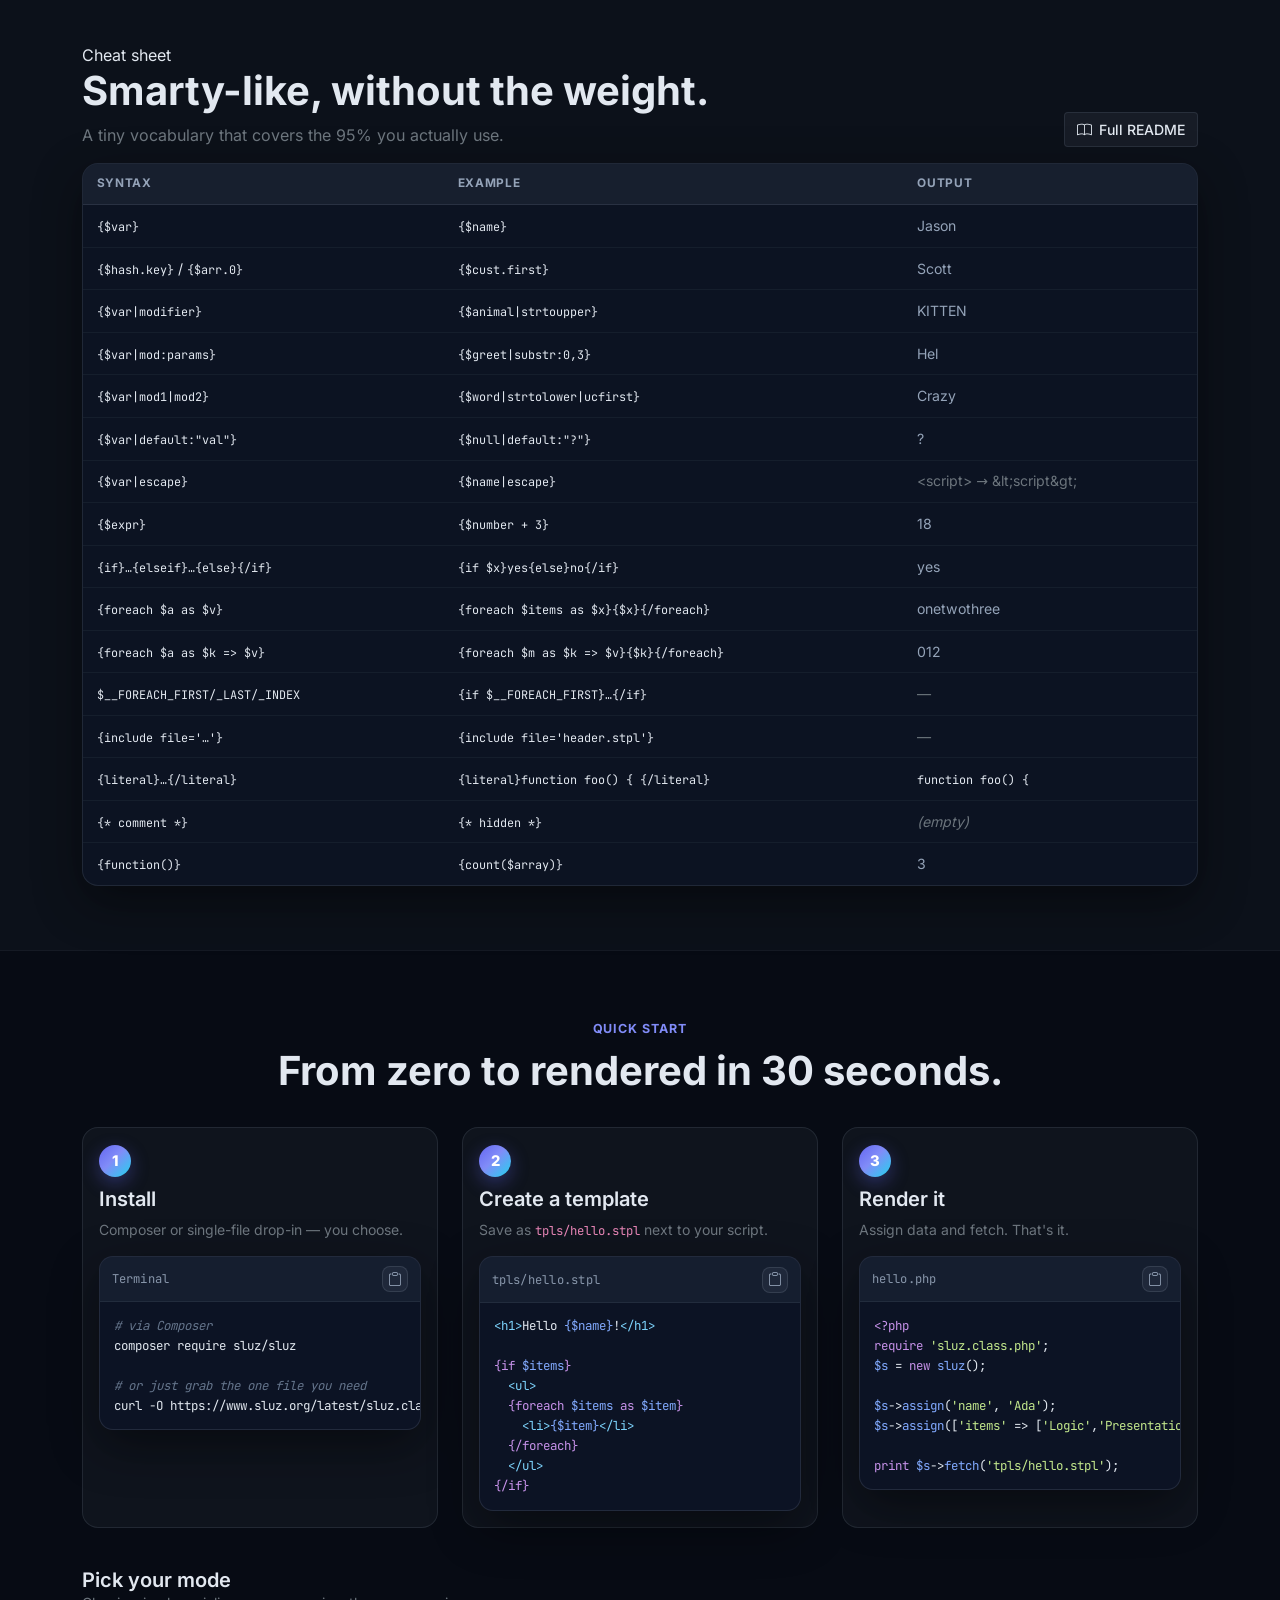
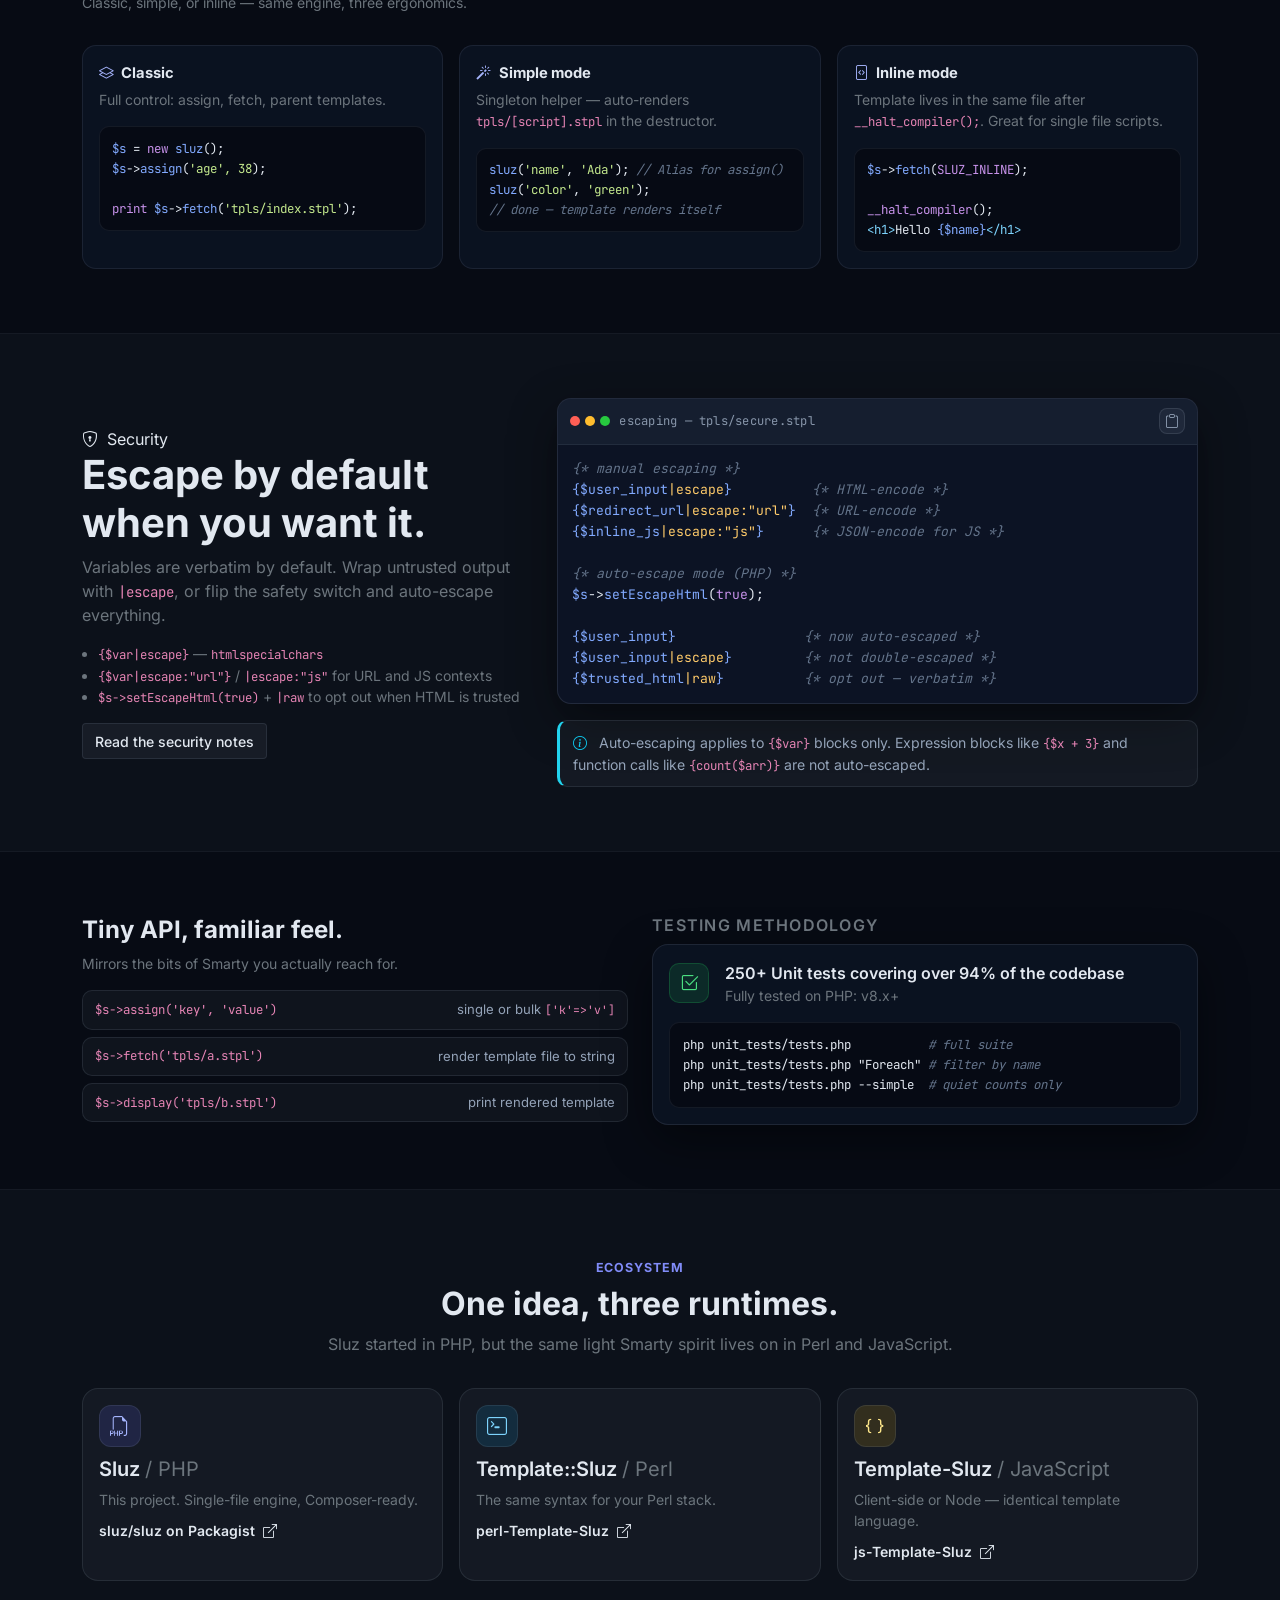
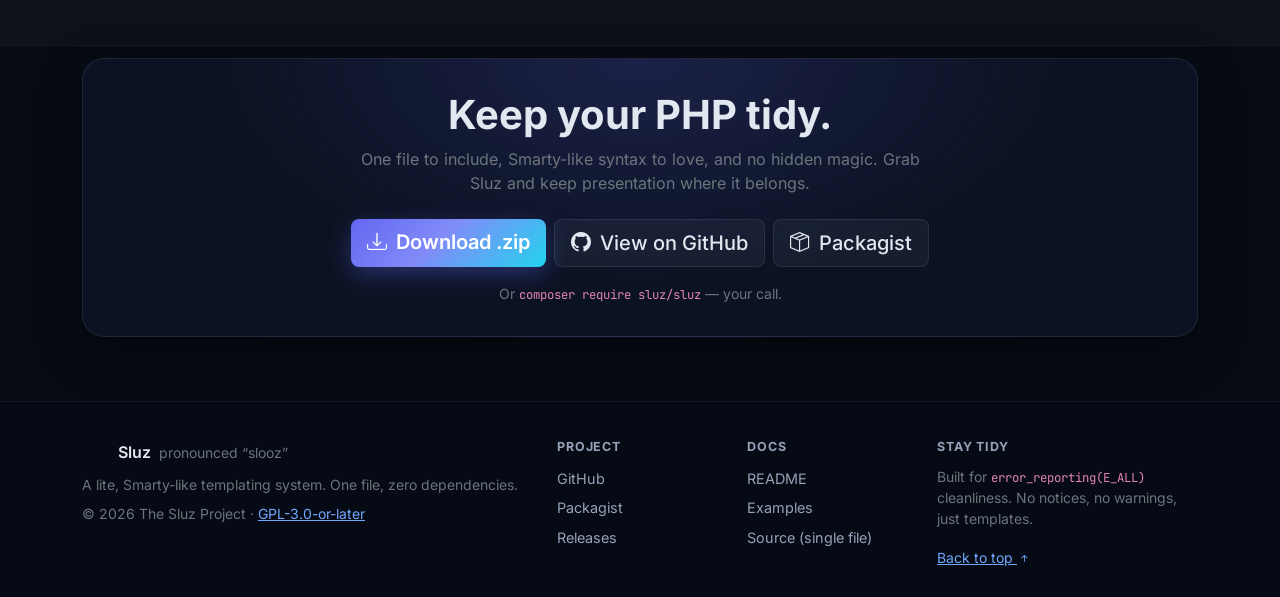
<file: index.orig.html>
<!doctype html>
<html lang="en" data-bs-theme="dark">
<head>
  <meta charset="utf-8">
  <meta name="viewport" content="width=device-width, initial-scale=1">
  <title>Sluz — A lite, Smarty-like PHP templating engine</title>
  <meta name="description" content="Sluz is a minimalistic, zero-dependency, single-file PHP templating engine with familiar Smarty-like syntax. Separate logic (.php) from presentation (.stpl).">
  <meta name="theme-color" content="#0b0f19">
  <link rel="canonical" href="https://sluz.org/">
  <meta property="og:title" content="Sluz — A lite, Smarty-like PHP templating engine">
  <meta property="og:description" content="Single-file · Zero dependencies · PHP 8.x+ · Smarty-like syntax for clean .stpl templates.">
  <meta property="og:type" content="website">
  <meta property="og:url" content="https://sluz.org/">
  <link rel="icon" type="image/svg+xml" href="img/favicon.svg">
  <!-- Local vendor assets — no CDN -->
  <link rel="stylesheet" href="vendor/bootstrap/bootstrap.min.css">
  <link rel="stylesheet" href="vendor/bootstrap-icons/bootstrap-icons.min.css">
  <link rel="stylesheet" href="css/style.css">
  <script type="application/ld+json">
  {
    "@context": "https://schema.org",
    "@type": "SoftwareApplication",
    "name": "Sluz",
    "applicationCategory": "DeveloperApplication",
    "operatingSystem": "PHP 8.x+",
    "description": "Minimalistic single-file PHP templating engine with Smarty-like syntax.",
    "softwareVersion": "0.9.6",
    "offers": {"@type": "Offer", "price": "0", "priceCurrency": "USD"},
    "license": "https://www.gnu.org/licenses/gpl-3.0.html"
  }
  </script>
</head>
<body data-bs-spy="scroll" data-bs-target="#mainNavList" data-bs-smooth-scroll="true" tabindex="0">

  <!-- Navbar -->
  <nav id="mainNav" class="navbar navbar-expand-lg fixed-top">
    <div class="container">
      <a class="navbar-brand d-flex align-items-center gap-2" href="#top">
        <span class="brand-mark" aria-hidden="true">
          <svg viewBox="0 0 64 64" width="32" height="32" role="img" aria-label="Sluz logo">
            <defs>
              <linearGradient id="gNav" x1="0" y1="0" x2="64" y2="64" gradientUnits="userSpaceOnUse">
                <stop offset="0" stop-color="#818cf8"/><stop offset="1" stop-color="#22d3ee"/>
              </linearGradient>
            </defs>
            <rect width="64" height="64" rx="14" fill="#0b0f19"/>
            <rect x="1.6" y="1.6" width="60.8" height="60.8" rx="12.4" fill="none" stroke="url(#gNav)" stroke-width="3"/>
            <path d="M27 17c-4 0-6 2-6 5.5V28c0 2.5-1.7 4-5 4v2c3.3 0 5 1.5 5 4v5.5c0 3.5 2 5.5 6 5.5" fill="none" stroke="url(#gNav)" stroke-width="5" stroke-linecap="round"/>
            <path d="M37 17c4 0 6 2 6 5.5V28c0 2.5 1.7 4 5 4v2c-3.3 0-5 1.5-5 4v5.5c0 3.5-2 5.5-6 5.5" fill="none" stroke="url(#gNav)" stroke-width="5" stroke-linecap="round"/>
            <circle cx="32" cy="32" r="2.4" fill="#22d3ee"/>
          </svg>
        </span>
        <span class="brand-text">Sluz</span>
        <span class="brand-pron d-none d-sm-inline">/slooz/</span>
      </a>
      <button class="navbar-toggler" type="button" data-bs-toggle="collapse" data-bs-target="#navMenu" aria-controls="navMenu" aria-expanded="false" aria-label="Toggle navigation">
        <span class="navbar-toggler-icon"></span>
      </button>
      <div class="collapse navbar-collapse" id="navMenu">
        <ul class="navbar-nav ms-auto align-items-lg-center gap-lg-1" id="mainNavList">
          <li class="nav-item"><a class="nav-link" href="#features">Features</a></li>
          <li class="nav-item"><a class="nav-link" href="#syntax">Syntax</a></li>
          <li class="nav-item"><a class="nav-link" href="#quickstart">Quick start</a></li>
          <li class="nav-item"><a class="nav-link" href="#security">Security</a></li>
          <li class="nav-item"><a class="nav-link" href="#ecosystem">Ecosystem</a></li>
          <li class="nav-item ms-lg-2">
            <a class="btn btn-ghost btn-sm" href="https://github.com/scottchiefbaker/sluz" target="_blank" rel="noopener">
              <i class="bi bi-github me-1"></i> GitHub
            </a>
          </li>
          <li class="nav-item ms-lg-1">
            <a class="btn btn-gradient btn-sm" href="#quickstart">Get started</a>
          </li>
        </ul>
      </div>
    </div>
  </nav>

  <!-- Hero -->
  <header id="top" class="hero position-relative overflow-hidden">
    <div class="hero-glow" aria-hidden="true"></div>
    <div class="container position-relative">
      <div class="row align-items-center g-4 g-lg-5">
        <div class="col-lg-6">
          <div class="reveal">
            <div class="hero-badges d-flex flex-wrap gap-2 mb-3">
              <span class="badge-soft" title="Current version"><i class="bi bi-tag me-1"></i> v0.9.6</span>
              <span class="badge-soft"><i class="bi bi-code-square me-1"></i> PHP 8.x+</span>
              <span class="badge-soft"><i class="bi bi-box me-1"></i> Zero dependencies</span>
              <span class="badge-soft"><i class="bi bi-file-earmark-code me-1"></i> Single file</span>
            </div>
            <h1 class="display-5 fw-bold lh-tight mb-3">
              A <span class="text-gradient">lite, Smarty-like</span><br>templating system<br>for PHP.
            </h1>
            <p class="lead text-secondary mb-3">
              Separate logic (<code>.php</code>) from presentation (<code>.stpl</code>) with a
              tiny, single-file engine that speaks the Smarty syntax you already know.
            </p>
            <div class="d-flex flex-wrap gap-2 mb-4">
              <a class="btn btn-gradient btn-lg" href="#quickstart"><i class="bi bi-lightning-charge me-1"></i> Get started</a>
              <a class="btn btn-ghost btn-lg" href="https://github.com/scottchiefbaker/sluz" target="_blank" rel="noopener"><i class="bi bi-github me-1"></i> Star on GitHub</a>
            </div>
            <div class="cmd-pill d-inline-flex align-items-center gap-2" data-code>
              <span class="cmd-prompt">$</span>
              <code id="install-cmd">composer require sluz/sluz</code>
              <button class="copy-btn" type="button" data-copy-target="#install-cmd" aria-label="Copy install command">
                <i class="bi bi-clipboard"></i>
              </button>
            </div>
            <div class="hero-meta d-flex flex-wrap gap-3 mt-3 small text-secondary">
              <span><i class="bi bi-check-circle me-1 text-success"></i> E_ALL clean</span>
              <span><i class="bi bi-check-circle me-1 text-success"></i> Fully tested on PHP 8.x+</span>
              <span><i class="bi bi-check-circle me-1 text-success"></i> GPL-3.0-or-later</span>
            </div>
          </div>
        </div>

        <div class="col-lg-6">
          <div class="reveal" style="--delay:120ms">
            <div class="code-stack">
              <div class="row g-3">
                <div class="col-12">
                  <div class="window" data-code>
                    <div class="window-head">
                      <span class="dots"><i></i><i></i><i></i></span>
                      <span class="window-title">script.php</span>
                      <button class="copy-btn sm" type="button" data-copy-target="#code-php" aria-label="Copy PHP example"><i class="bi bi-clipboard"></i></button>
                    </div>
<pre><code id="code-php"><span class="tk-kw">include</span> <span class="tk-str">'sluz.class.php'</span>;
<span class="tk-var">$s</span> = <span class="tk-kw">new</span> <span class="tk-fn">sluz</span>();

<span class="tk-var">$s</span>-><span class="tk-fn">assign</span>(<span class="tk-str">'name'</span>, <span class="tk-str">'Jason'</span>);
<span class="tk-var">$s</span>-><span class="tk-fn">assign</span>(<span class="tk-str">'items'</span>, [<span class="tk-str">'PHP'</span>, <span class="tk-str">'Perl'</span>, <span class="tk-str">'JS'</span>]);

<span class="tk-kw">print</span> <span class="tk-var">$s</span>-><span class="tk-fn">fetch</span>(<span class="tk-str">'tpls/script.stpl'</span>);</code></pre>
                  </div>
                </div>
                <div class="col-12">
                  <div class="window" data-code>
                    <div class="window-head">
                      <span class="dots"><i></i><i></i><i></i></span>
                      <span class="window-title">tpls/script.stpl</span>
                      <button class="copy-btn sm" type="button" data-copy-target="#code-stpl" aria-label="Copy template example"><i class="bi bi-clipboard"></i></button>
                    </div>
<pre><code id="code-stpl"><span class="tk-tag">&lt;h1&gt;</span>Hello <span class="tk-var">{$name</span><span class="tk-mod">|default:"world"</span><span class="tk-var">}</span><span class="tk-tag">&lt;/h1&gt;</span>

<span class="tk-tag">&lt;ul&gt;</span>
<span class="tk-kw">{foreach</span> <span class="tk-var">$items</span> <span class="tk-kw">as</span> <span class="tk-var">$item</span><span class="tk-kw">}</span>
  <span class="tk-tag">&lt;li&gt;</span><span class="tk-var">{$item</span><span class="tk-mod">|strtoupper</span><span class="tk-var">}</span><span class="tk-tag">&lt;/li&gt;</span>
<span class="tk-kw">{/foreach}</span>
<span class="tk-tag">&lt;/ul&gt;</span>
</code></pre>
                  </div>
                </div>
                <div class="col-12">
                  <div class="preview-window">
                    <div class="preview-head">
                      <span class="dots"><i></i><i></i><i></i></span>
                      <span><i class="bi bi-eye me-1"></i> Rendered output</span>
                    </div>
                    <div class="preview-body">
                      <div class="preview-title">Hello Jason</div>
                      <ul class="preview-list">
                        <li>PHP</li><li>PERL</li><li>JS</li>
                      </ul>
                    </div>
                  </div>
                </div>
              </div>
            </div>
          </div>
        </div>
      </div>
    </div>
  </header>

  <!-- Features -->
  <section id="features" class="section">
    <div class="container">
      <div class="section-head text-center mx-auto reveal">
        <div class="eyebrow">Why Sluz?</div>
        <h2 class="h1 fw-bold">Everything you need.<br>Nothing you don't.</h2>
        <p class="text-secondary mx-auto" style="max-width:640px">Drop in one file, and get familiar Smarty-like syntax, modifier chaining, and layout tools — with zero bloat and zero surprises.</p>
      </div>

      <div class="row g-3 g-lg-4 mt-1">
        <div class="col-md-6 col-lg-3 reveal"><div class="feature-card h-100">
          <div class="icon-wrap"><i class="bi bi-file-earmark-code"></i></div>
          <h3 class="h6 fw-semibold">Single file</h3>
          <p class="small text-secondary mb-0">Just <code>sluz.class.php</code>. No autoloader maze, no build step. Simple. Copy it and go.</p>
        </div></div>
        <div class="col-md-6 col-lg-3 reveal" style="--delay:60ms"><div class="feature-card h-100">
          <div class="icon-wrap"><i class="bi bi-box-seam"></i></div>
          <h3 class="h6 fw-semibold">Zero dependencies</h3>
          <p class="small text-secondary mb-0">Requires PHP 8.x+ and nothing else. Composer-friendly but not Composer-required.</p>
        </div></div>
        <div class="col-md-6 col-lg-3 reveal" style="--delay:120ms"><div class="feature-card h-100">
          <div class="icon-wrap"><i class="bi bi-braces"></i></div>
          <h3 class="h6 fw-semibold">Smarty-like syntax</h3>
          <p class="small text-secondary mb-0">If you know Smarty, you know Sluz. Variables, blocks, and filters feel like home.</p>
        </div></div>
        <div class="col-md-6 col-lg-3 reveal" style="--delay:180ms"><div class="feature-card h-100">
          <div class="icon-wrap"><i class="bi bi-link-45deg"></i></div>
          <h3 class="h6 fw-semibold">Modifiers &amp; chaining</h3>
          <p class="small text-secondary mb-0"><code>{$var|default:"?"|strtoupper}</code> — pipe as many native PHP functions as you like.</p>
        </div></div>

        <div class="col-md-6 col-lg-3 reveal"><div class="feature-card h-100">
          <div class="icon-wrap"><i class="bi bi-diagram-3"></i></div>
          <h3 class="h6 fw-semibold">Dot-notation access</h3>
          <p class="small text-secondary mb-0"><code>{$user.name.first}</code> &rarr; <code>$user['name']['first']</code>. Arrays stay ergonomic.</p>
        </div></div>
        <div class="col-md-6 col-lg-3 reveal" style="--delay:60ms"><div class="feature-card h-100">
          <div class="icon-wrap"><i class="bi bi-calculator"></i></div>
          <h3 class="h6 fw-semibold">Expressions</h3>
          <p class="small text-secondary mb-0"><code>{$x + 3}</code>, <code>{count($arr)}</code> and friends — math and function calls right in templates.</p>
        </div></div>
        <div class="col-md-6 col-lg-3 reveal" style="--delay:120ms"><div class="feature-card h-100">
          <div class="icon-wrap"><i class="bi bi-arrow-repeat"></i></div>
          <h3 class="h6 fw-semibold">foreach superpowers</h3>
          <p class="small text-secondary mb-0"><code>$__FOREACH_FIRST</code>, <code>$__FOREACH_LAST</code>, <code>$__FOREACH_INDEX</code> for clean list rendering.</p>
        </div></div>
        <div class="col-md-6 col-lg-3 reveal" style="--delay:180ms"><div class="feature-card h-100">
          <div class="icon-wrap"><i class="bi bi-layout-split"></i></div>
          <h3 class="h6 fw-semibold">Includes &amp; layouts</h3>
          <p class="small text-secondary mb-0"><code>{include}</code> and <code>parent/child</code> templates for composable pages.</p>
        </div></div>
      </div>

      <div class="row g-2 mt-4 justify-content-center text-center small text-secondary reveal">
        <div class="col-auto d-flex align-items-center gap-2"><i class="bi bi-shield-check text-success"></i> <code>{literal}</code> &amp; <code>{* comments *}</code></div>
        <div class="col-auto d-none d-sm-block opacity-25">·</div>
        <div class="col-auto d-flex align-items-center gap-2"><i class="bi bi-input-cursor text-info"></i> Custom delimiters via <code>set_delimiters('[', ']')</code></div>
        <div class="col-auto d-none d-sm-block opacity-25">·</div>
        <div class="col-auto d-flex align-items-center gap-2"><i class="bi bi-braces-asterisk text-warning"></i> Inline &amp; simple modes</div>
      </div>
    </div>
  </section>

  <!-- Syntax -->
  <section id="syntax" class="section section-alt">
    <div class="container">
      <div class="row align-items-end g-3 mb-3">
        <div class="col-lg-8 reveal">
          <div class="eyebrow">Cheat sheet</div>
          <h2 class="h1 fw-bold mb-2">Smarty-like, without the weight.</h2>
          <p class="text-secondary mb-0">A tiny vocabulary that covers the 95% you actually use.</p>
        </div>
        <div class="col-lg-4 text-lg-end reveal" style="--delay:80ms">
          <a class="btn btn-ghost btn-sm" href="https://github.com/scottchiefbaker/sluz#readme" target="_blank" rel="noopener"><i class="bi bi-book me-1"></i> Full README</a>
        </div>
      </div>

      <div class="syntax-wrap reveal">
        <div class="table-responsive">
          <table class="table syntax-table align-middle mb-0">
            <thead>
              <tr><th>Syntax</th><th>Example</th><th>Output</th></tr>
            </thead>
            <tbody>
              <tr><td><code>{$var}</code></td><td><code>{$name}</code></td><td>Jason</td></tr>
              <tr><td><code>{$hash.key}</code> / <code>{$arr.0}</code></td><td><code>{$cust.first}</code></td><td>Scott</td></tr>
              <tr><td><code>{$var|modifier}</code></td><td><code>{$animal|strtoupper}</code></td><td>KITTEN</td></tr>
              <tr><td><code>{$var|mod:params}</code></td><td><code>{$greet|substr:0,3}</code></td><td>Hel</td></tr>
              <tr><td><code>{$var|mod1|mod2}</code></td><td><code>{$word|strtolower|ucfirst}</code></td><td>Crazy</td></tr>
              <tr><td><code>{$var|default:"val"}</code></td><td><code>{$null|default:"?"}</code></td><td>?</td></tr>
              <tr><td><code>{$var|escape}</code></td><td><code>{$name|escape}</code></td><td class="text-secondary">&lt;script&gt; → &amp;lt;script&amp;gt;</td></tr>
              <tr><td><code>{$expr}</code></td><td><code>{$number + 3}</code></td><td>18</td></tr>
              <tr><td><code>{if}…{elseif}…{else}{/if}</code></td><td><code>{if $x}yes{else}no{/if}</code></td><td>yes</td></tr>
              <tr><td><code>{foreach $a as $v}</code></td><td><code>{foreach $items as $x}{$x}{/foreach}</code></td><td>onetwothree</td></tr>
              <tr><td><code>{foreach $a as $k => $v}</code></td><td><code>{foreach $m as $k => $v}{$k}{/foreach}</code></td><td>012</td></tr>
              <tr><td><code>$__FOREACH_FIRST/_LAST/_INDEX</code></td><td><code>{if $__FOREACH_FIRST}…{/if}</code></td><td class="text-secondary">—</td></tr>
              <tr><td><code>{include file='…'}</code></td><td><code>{include file='header.stpl'}</code></td><td class="text-secondary">—</td></tr>
              <tr><td><code>{literal}…{/literal}</code></td><td><code>{literal}function foo() { {/literal}</code></td><td><code>function foo() {</code></td></tr>
              <tr><td><code>{* comment *}</code></td><td><code>{* hidden *}</code></td><td class="text-secondary"><em>(empty)</em></td></tr>
              <tr><td><code>{function()}</code></td><td><code>{count($array)}</code></td><td>3</td></tr>
            </tbody>
          </table>
        </div>
      </div>
    </div>
  </section>

  <!-- Quick start -->
  <section id="quickstart" class="section">
    <div class="container">
      <div class="section-head text-center mx-auto reveal">
        <div class="eyebrow">Quick start</div>
        <h2 class="h1 fw-bold">From zero to rendered in 30 seconds.</h2>
      </div>

      <div class="row g-4 mt-1">
        <div class="col-lg-4 reveal">
          <div class="step-card h-100">
            <div class="step-num">1</div>
            <h3 class="h5 fw-semibold">Install</h3>
            <p class="small text-secondary">Composer or single-file drop-in — you choose.</p>
            <div class="window window-compact mt-3" data-code>
              <div class="window-head"><span class="window-title">Terminal</span><button class="copy-btn sm" type="button" data-copy-target="#qs-install" aria-label="Copy"><i class="bi bi-clipboard"></i></button></div>
<pre><code id="qs-install"><span class="tk-cmt"># via Composer</span>
composer require sluz/sluz

<span class="tk-cmt"># or just grab the one file you need</span>
curl -O https://www.sluz.org/latest/sluz.class.php</code></pre>
            </div>
          </div>
        </div>
        <div class="col-lg-4 reveal" style="--delay:80ms">
          <div class="step-card h-100">
            <div class="step-num">2</div>
            <h3 class="h5 fw-semibold">Create a template</h3>
            <p class="small text-secondary">Save as <code>tpls/hello.stpl</code> next to your script.</p>
            <div class="window window-compact mt-3" data-code>
              <div class="window-head"><span class="window-title">tpls/hello.stpl</span><button class="copy-btn sm" type="button" data-copy-target="#qs-tpl" aria-label="Copy"><i class="bi bi-clipboard"></i></button></div>
<pre><code id="qs-tpl"><span class="tk-tag">&lt;h1&gt;</span>Hello <span class="tk-var">{$name}</span>!<span class="tk-tag">&lt;/h1&gt;</span>

<span class="tk-kw">{if</span> <span class="tk-var">$items</span><span class="tk-kw">}</span>
  <span class="tk-tag">&lt;ul&gt;</span>
  <span class="tk-kw">{foreach</span> <span class="tk-var">$items</span> <span class="tk-kw">as</span> <span class="tk-var">$item</span><span class="tk-kw">}</span>
    <span class="tk-tag">&lt;li&gt;</span><span class="tk-var">{$item}</span><span class="tk-tag">&lt;/li&gt;</span>
  <span class="tk-kw">{/foreach}</span>
  <span class="tk-tag">&lt;/ul&gt;</span>
<span class="tk-kw">{/if}</span></code></pre>
            </div>
          </div>
        </div>
        <div class="col-lg-4 reveal" style="--delay:160ms">
          <div class="step-card h-100">
            <div class="step-num">3</div>
            <h3 class="h5 fw-semibold">Render it</h3>
            <p class="small text-secondary">Assign data and fetch. That's it.</p>
            <div class="window window-compact mt-3" data-code>
              <div class="window-head"><span class="window-title">hello.php</span><button class="copy-btn sm" type="button" data-copy-target="#qs-php" aria-label="Copy"><i class="bi bi-clipboard"></i></button></div>
<pre><code id="qs-php"><span class="tk-kw">&lt;?php</span>
<span class="tk-kw">require</span> <span class="tk-str">'sluz.class.php'</span>;
<span class="tk-var">$s</span> = <span class="tk-kw">new</span> <span class="tk-fn">sluz</span>();

<span class="tk-var">$s</span>-><span class="tk-fn">assign</span>(<span class="tk-str">'name'</span>, <span class="tk-str">'Ada'</span>);
<span class="tk-var">$s</span>-><span class="tk-fn">assign</span>([<span class="tk-str">'items'</span> => [<span class="tk-str">'Logic'</span>,<span class="tk-str">'Presentation'</span>]]);

<span class="tk-kw">print</span> <span class="tk-var">$s</span>-><span class="tk-fn">fetch</span>(<span class="tk-str">'tpls/hello.stpl'</span>);
</code></pre>
            </div>
          </div>
        </div>
      </div>

      <!-- Modes -->
      <div class="row g-3 mt-4">
        <div class="col-12 reveal"><h3 class="h5 fw-semibold mb-0">Pick your mode</h3><p class="small text-secondary">Classic, simple, or inline — same engine, three ergonomics.</p></div>
        <div class="col-md-4 reveal"><div class="mode-card h-100">
          <div class="mode-head"><i class="bi bi-layers"></i> Classic</div>
          <p class="small text-secondary">Full control: assign, fetch, parent templates.</p>
<pre class="mode-code"><code><span class="tk-var">$s</span> = <span class="tk-kw">new</span> <span class="tk-fn">sluz</span>();
<span class="tk-var">$s</span>-><span class="tk-fn">assign</span>(<span class="tk-str">'age', 38</span>);

<span class="tk-kw">print</span> <span class="tk-var">$s</span>-><span class="tk-fn">fetch</span>(<span class="tk-str">'tpls/index.stpl'</span>);</code></pre>
        </div></div>
        <div class="col-md-4 reveal" style="--delay:60ms"><div class="mode-card h-100">
          <div class="mode-head"><i class="bi bi-magic"></i> Simple mode</div>
          <p class="small text-secondary">Singleton helper — auto-renders <code>tpls/[script].stpl</code> in the destructor.</p>
<pre class="mode-code"><code><span class="tk-fn">sluz</span>(<span class="tk-str">'name'</span>, <span class="tk-str">'Ada'</span>); <span class="tk-cmt">// Alias for assign()</span>
<span class="tk-fn">sluz</span>(<span class="tk-str">'color'</span>, <span class="tk-str">'green'</span>);
<span class="tk-cmt">// done — template renders itself</span></code></pre>
        </div></div>
        <div class="col-md-4 reveal" style="--delay:120ms"><div class="mode-card h-100">
          <div class="mode-head"><i class="bi bi-file-code"></i> Inline mode</div>
          <p class="small text-secondary">Template lives in the same file after <code>__halt_compiler();</code>. Great for single file scripts.</p>
<pre class="mode-code"><code><span class="tk-var">$s</span>-><span class="tk-fn">fetch</span>(<span class="tk-kw">SLUZ_INLINE</span>);

<span class="tk-kw">__halt_compiler</span>();
<span class="tk-tag">&lt;h1&gt;</span>Hello <span class="tk-var">{$name}</span><span class="tk-tag">&lt;/h1&gt;</span></code></pre>
        </div></div>
      </div>
    </div>
  </section>

  <!-- Security -->
  <section id="security" class="section section-alt">
    <div class="container">
      <div class="row g-4 align-items-center">
        <div class="col-lg-5 reveal">
          <div class="eyebrow"><i class="bi bi-shield-lock me-1"></i> Security</div>
          <h2 class="h1 fw-bold">Escape by default when you want it.</h2>
          <p class="text-secondary">Variables are verbatim by default. Wrap untrusted output with <code>|escape</code>, or flip the safety switch and auto-escape everything.</p>
          <ul class="small text-secondary ps-3">
            <li><code>{$var|escape}</code> — <code>htmlspecialchars</code></li>
            <li><code>{$var|escape:"url"}</code> / <code>|escape:"js"</code> for URL and JS contexts</li>
            <li><code>$s-&gt;setEscapeHtml(true)</code> + <code>|raw</code> to opt out when HTML is trusted</li>
          </ul>
          <div class="d-flex gap-2 mt-3">
            <a class="btn btn-ghost btn-sm" href="https://github.com/scottchiefbaker/sluz#-security" target="_blank" rel="noopener">Read the security notes</a>
          </div>
        </div>
        <div class="col-lg-7 reveal" style="--delay:100ms">
          <div class="window" data-code>
            <div class="window-head">
              <span class="dots"><i></i><i></i><i></i></span>
              <span class="window-title">escaping — tpls/secure.stpl</span>
              <button class="copy-btn sm" type="button" data-copy-target="#code-secure" aria-label="Copy"><i class="bi bi-clipboard"></i></button>
            </div>
<pre><code id="code-secure"><span class="tk-cmt">{* manual escaping *}</span>
<span class="tk-var">{$user_input</span><span class="tk-mod">|escape</span><span class="tk-var">}</span>          <span class="tk-cmt">{* HTML-encode *}</span>
<span class="tk-var">{$redirect_url</span><span class="tk-mod">|escape:"url"</span><span class="tk-var">}</span>  <span class="tk-cmt">{* URL-encode *}</span>
<span class="tk-var">{$inline_js</span><span class="tk-mod">|escape:"js"</span><span class="tk-var">}</span>      <span class="tk-cmt">{* JSON-encode for JS *}</span>

<span class="tk-cmt">{* auto-escape mode (PHP) *}</span>
<span class="tk-var">$s</span>-><span class="tk-fn">setEscapeHtml</span>(<span class="tk-kw">true</span>);

<span class="tk-var">{$user_input}</span>                <span class="tk-cmt">{* now auto-escaped *}</span>
<span class="tk-var">{$user_input</span><span class="tk-mod">|escape</span><span class="tk-var">}</span>         <span class="tk-cmt">{* not double-escaped *}</span>
<span class="tk-var">{$trusted_html</span><span class="tk-mod">|raw</span><span class="tk-var">}</span>          <span class="tk-cmt">{* opt out — verbatim *}</span></code></pre>
          </div>
          <div class="callout mt-3">
            <i class="bi bi-info-circle me-2 text-info"></i> Auto-escaping applies to <code>{$var}</code> blocks only. Expression blocks like <code>{$x + 3}</code> and function calls like <code>{count($arr)}</code> are not auto-escaped.
          </div>
        </div>
      </div>
    </div>
  </section>

  <!-- API quick ref -->
  <section class="section">
    <div class="container">
      <div class="row g-4">
        <div class="col-lg-6 reveal">
          <h2 class="h4 fw-bold">Tiny API, familiar feel.</h2>
          <p class="small text-secondary">Mirrors the bits of Smarty you actually reach for.</p>
          <div class="api-list">
            <div class="api-row"><code>$s-&gt;assign('key', 'value')</code><span>single or bulk <code>['k'=>'v']</code></span></div>
            <div class="api-row"><code>$s-&gt;fetch('tpls/a.stpl')</code><span>render template file to string</span></div>
            <div class="api-row"><code>$s-&gt;display('tpls/b.stpl')</code><span>print rendered template</span></div>
          </div>
        </div>
        <div class="col-lg-6 reveal" style="--delay:80ms">
          <h3 class="h6 fw-semibold text-secondary text-uppercase ls-wide">Testing methodology</h3>
          <div class="req-card">
            <div class="d-flex align-items-center gap-3 mb-3">
              <div class="req-icon"><i class="bi bi-check2-square"></i></div>
              <div>
                <div class="fw-semibold">250+ Unit tests covering over 94% of the codebase</div>
                <div class="small text-secondary">Fully tested on PHP: v8.x+</div>
              </div>
            </div>
<pre class="req-code"><code>php unit_tests/tests.php           <span class="tk-cmt"># full suite</span>
php unit_tests/tests.php "Foreach" <span class="tk-cmt"># filter by name</span>
php unit_tests/tests.php --simple  <span class="tk-cmt"># quiet counts only</span></code></pre>
          </div>
        </div>
      </div>
    </div>
  </section>

  <!-- Ecosystem -->
  <section id="ecosystem" class="section section-alt">
    <div class="container">
      <div class="section-head text-center mx-auto reveal">
        <div class="eyebrow">Ecosystem</div>
        <h2 class="h2 fw-bold">One idea, three runtimes.</h2>
        <p class="text-secondary">Sluz started in PHP, but the same light Smarty spirit lives on in Perl and JavaScript.</p>
      </div>
      <div class="row g-3 justify-content-center mt-1">
        <div class="col-md-4 reveal"><a class="eco-card h-100 text-decoration-none" href="https://github.com/scottchiefbaker/sluz" target="_blank" rel="noopener">
          <div class="eco-icon php"><i class="bi bi-filetype-php"></i></div>
          <h3 class="h5 fw-semibold">Sluz <span class="text-secondary fw-normal">/ PHP</span></h3>
          <p class="small text-secondary mb-2">This project. Single-file engine, Composer-ready.</p>
          <span class="small fw-semibold">sluz/sluz on Packagist <i class="bi bi-box-arrow-up-right ms-1"></i></span>
        </a></div>
        <div class="col-md-4 reveal" style="--delay:80ms"><a class="eco-card h-100 text-decoration-none" href="https://github.com/scottchiefbaker/perl-Template-Sluz" target="_blank" rel="noopener">
          <div class="eco-icon perl"><i class="bi bi-terminal"></i></div>
          <h3 class="h5 fw-semibold">Template::Sluz <span class="text-secondary fw-normal">/ Perl</span></h3>
          <p class="small text-secondary mb-2">The same syntax for your Perl stack.</p>
          <span class="small fw-semibold">perl-Template-Sluz <i class="bi bi-box-arrow-up-right ms-1"></i></span>
        </a></div>
        <div class="col-md-4 reveal" style="--delay:160ms"><a class="eco-card h-100 text-decoration-none" href="https://github.com/scottchiefbaker/js-Template-Sluz" target="_blank" rel="noopener">
          <div class="eco-icon js"><i class="bi bi-braces"></i></div>
          <h3 class="h5 fw-semibold">Template-Sluz <span class="text-secondary fw-normal">/ JavaScript</span></h3>
          <p class="small text-secondary mb-2">Client-side or Node — identical template language.</p>
          <span class="small fw-semibold">js-Template-Sluz <i class="bi bi-box-arrow-up-right ms-1"></i></span>
        </a></div>
      </div>
    </div>
  </section>

  <!-- CTA -->
  <section class="section cta-section">
    <div class="container">
      <div class="cta-card text-center reveal">
        <h2 class="h1 fw-bold mb-2">Keep your PHP tidy.</h2>
        <p class="text-secondary mx-auto mb-4" style="max-width:560px">One file to include, Smarty-like syntax to love, and no hidden magic. Grab Sluz and keep presentation where it belongs.</p>
        <div class="d-flex flex-wrap justify-content-center gap-2">
          <a class="btn btn-gradient btn-lg" href="https://github.com/scottchiefbaker/sluz/archive/refs/heads/master.zip"><i class="bi bi-download me-1"></i> Download .zip</a>
          <a class="btn btn-ghost btn-lg" href="https://github.com/scottchiefbaker/sluz" target="_blank" rel="noopener"><i class="bi bi-github me-1"></i> View on GitHub</a>
          <a class="btn btn-ghost btn-lg" href="https://packagist.org/packages/sluz/sluz" target="_blank" rel="noopener"><i class="bi bi-box-seam me-1"></i> Packagist</a>
        </div>
        <div class="small text-secondary mt-3">Or <code>composer require sluz/sluz</code> — your call.</div>
      </div>
    </div>
  </section>

  <!-- Footer -->
  <footer class="footer">
    <div class="container">
      <div class="row g-4">
        <div class="col-lg-5">
          <div class="d-flex align-items-center gap-2 mb-2">
            <span class="brand-mark sm" aria-hidden="true">
              <svg viewBox="0 0 64 64" width="28" height="28"><use href="#gNav"/></svg>
            </span>
            <span class="fw-semibold">Sluz</span> <span class="text-secondary small">pronounced “slooz”</span>
          </div>
          <p class="small text-secondary mb-2">A lite, Smarty-like templating system. One file, zero dependencies.</p>
          <p class="small text-secondary mb-0">© 2026 The Sluz Project · <a href="https://www.gnu.org/licenses/gpl-3.0.html" target="_blank" rel="noopener">GPL-3.0-or-later</a></p>
        </div>
        <div class="col-6 col-lg-2">
          <div class="footer-head">Project</div>
          <ul class="footer-links">
            <li><a href="https://github.com/scottchiefbaker/sluz" target="_blank" rel="noopener">GitHub</a></li>
            <li><a href="https://packagist.org/packages/sluz/sluz" target="_blank" rel="noopener">Packagist</a></li>
            <li><a href="https://github.com/scottchiefbaker/sluz/releases" target="_blank" rel="noopener">Releases</a></li>
          </ul>
        </div>
        <div class="col-6 col-lg-2">
          <div class="footer-head">Docs</div>
          <ul class="footer-links">
            <li><a href="https://github.com/scottchiefbaker/sluz#readme" target="_blank" rel="noopener">README</a></li>
            <li><a href="https://github.com/scottchiefbaker/sluz/tree/master/docs" target="_blank" rel="noopener">Examples</a></li>
            <li><a href="https://github.com/scottchiefbaker/sluz/blob/master/sluz.class.php" target="_blank" rel="noopener">Source (single file)</a></li>
          </ul>
        </div>
        <div class="col-12 col-lg-3">
          <div class="footer-head">Stay tidy</div>
          <p class="small text-secondary">Built for <code>error_reporting(E_ALL)</code> cleanliness. No notices, no warnings, just templates.</p>
          <a class="small" href="#top">Back to top <i class="bi bi-arrow-up-short"></i></a>
        </div>
      </div>
    </div>
  </footer>

  <script src="vendor/bootstrap/bootstrap.bundle.min.js"></script>
  <script src="js/site.js"></script>
</body>
</html>
</file>
<file: css/style.css>
/* Sluz.org — dark developer aesthetic, all assets local */
@font-face{
  font-family:'Inter';
  font-style:normal;
  font-weight:400 800;
  font-display:swap;
  src:url('../vendor/fonts/inter-latin-var.woff2') format('woff2');
}
@font-face{
  font-family:'JetBrains Mono';
  font-style:normal;
  font-weight:400 700;
  font-display:swap;
  src:url('../vendor/fonts/jetbrains-mono-latin-var.woff2') format('woff2');
}

:root{
  --sluz-bg:#070b14;
  --sluz-bg-soft:#0b1220;
  --sluz-surface:rgba(148,163,184,.07);
  --sluz-surface-2:rgba(148,163,184,.10);
  --sluz-border:rgba(148,163,184,.14);
  --sluz-border-strong:rgba(148,163,184,.22);
  --sluz-text:#e2e8f0;
  --sluz-muted:#94a3b8;
  --sluz-dim:#64748b;
  --sluz-indigo:#6366f1;
  --sluz-cyan:#22d3ee;
  --sluz-violet:#818cf8;
  --sluz-grad:linear-gradient(135deg,#6366f1 0%,#818cf8 45%,#22d3ee 100%);
  --sluz-grad-soft:linear-gradient(135deg,rgba(99,102,241,.18),rgba(34,211,238,.14));
  --sluz-radius:16px;
  --sluz-radius-lg:22px;
  --sluz-shadow:0 16px 48px rgba(0,0,0,.45);
  --bs-body-bg:var(--sluz-bg);
  --bs-body-color:var(--sluz-text);
  --bs-border-color:var(--sluz-border);
  --bs-secondary-color:var(--sluz-muted);
  --bs-link-color:#93c5fd;
  --bs-link-hover-color:#bfdbfe;
}
*{scrollbar-width:thin;scrollbar-color:rgba(148,163,184,.35) transparent}
html{scroll-padding-top:84px}
body{
  font-family:'Inter',system-ui,-apple-system,Segoe UI,Roboto,Helvetica,Arial,sans-serif;
  background:var(--sluz-bg);
  color:var(--sluz-text);
  -webkit-font-smoothing:antialiased;
  text-rendering:optimizeLegibility;
}
body::before{
  content:"";
  position:fixed;inset:0;pointer-events:none;z-index:-1;
  background:
    radial-gradient(900px 600px at 18% -8%, rgba(99,102,241,.22), transparent 60%),
    radial-gradient(700px 500px at 88% 0%, rgba(34,211,238,.16), transparent 62%),
    radial-gradient(800px 600px at 50% 110%, rgba(99,102,241,.08), transparent 70%);
}

/* Navbar */
.navbar{
  background:rgba(7,11,20,.72);
  backdrop-filter:saturate(1.4) blur(14px);
  -webkit-backdrop-filter:saturate(1.4) blur(14px);
  border-bottom:1px solid rgba(148,163,184,.10);
  transition:background .2s, box-shadow .2s, border-color .2s;
  padding-block:.55rem;
}
.navbar.is-scrolled{
  background:rgba(7,11,20,.88);
  box-shadow:0 8px 32px rgba(0,0,0,.35);
  border-bottom-color:rgba(148,163,184,.16);
}
.navbar-brand{font-weight:800;letter-spacing:-.03em}
.brand-text{font-size:1.35rem;line-height:1}
.brand-pron{font-size:.72rem;font-weight:500;color:var(--sluz-dim);letter-spacing:.02em;margin-left:.15rem}
.brand-mark{display:inline-flex;align-items:center;justify-content:center}
.brand-mark.sm{opacity:.9}
.navbar .nav-link{font-size:.92rem;font-weight:500;color:var(--sluz-muted)!important}
.navbar .nav-link:hover,.navbar .nav-link.active{color:var(--sluz-text)!important}
.navbar-toggler{border-color:var(--sluz-border)}

/* Buttons */
.btn-gradient{
  background:var(--sluz-grad);border:0;color:#fff;font-weight:600;
  box-shadow:0 8px 24px rgba(99,102,241,.35);
}
.btn-gradient:hover{color:#fff;filter:brightness(1.06);transform:translateY(-1px)}
.btn-gradient:active{transform:none;filter:brightness(.98)}
.btn-ghost{
  background:rgba(148,163,184,.08);border:1px solid var(--sluz-border);color:var(--sluz-text);font-weight:500;
}
.btn-ghost:hover{background:rgba(148,163,184,.13);border-color:var(--sluz-border-strong);color:#fff}
.btn-sm{padding:.38rem .75rem;font-size:.88rem}

@media (max-width:991.98px){
  #navMenu .btn{min-width:10em;text-align:center;margin-bottom:.75rem}
  #navMenu .nav-item.ms-lg-2,
  #navMenu .nav-item.ms-lg-1{margin-left:0}
}

/* Hero */
.hero{padding:118px 0 44px}
.hero-glow{
  position:absolute;inset:-40% -20% auto -20%;height:620px;pointer-events:none;
  background:
    radial-gradient(560px 380px at 22% 38%, rgba(99,102,241,.30), transparent 70%),
    radial-gradient(520px 360px at 78% 22%, rgba(34,211,238,.22), transparent 72%);
  filter:blur(22px);opacity:.9;
}
.display-5{font-size:clamp(2.15rem, 4.8vw + .6rem, 3.55rem);letter-spacing:-.04em}
.text-gradient{
  background:var(--sluz-grad);
  -webkit-background-clip:text;background-clip:text;
  -webkit-text-fill-color:transparent;
}
.hero-badges .badge-soft{
  display:inline-flex;align-items:center;
  font-size:.78rem;font-weight:600;letter-spacing:.01em;
  padding:.38rem .62rem;border-radius:999px;
  background:rgba(148,163,184,.09);border:1px solid var(--sluz-border);color:var(--sluz-muted);
}
.lead{font-size:1.06rem;line-height:1.6}
.hero-actions .btn,
.cta-actions .btn{min-width:11.5rem;text-align:center;justify-content:center}
code{font-family:'JetBrains Mono',ui-monospace,monospace;font-size:.88em}
code, pre, .window pre, .mode-code, .req-code, .cmd-pill code{
  font-variant-ligatures:none;
  font-feature-settings:"liga" 0, "calt" 0;
}
/* Prevent "|escape" splitting — keep pipe with modifier */
code{overflow-wrap:normal;word-break:keep-all}
li code, p code, .callout code{white-space:nowrap}
.tk-mod{white-space:nowrap}
.cmd-pill{
  background:rgba(13,21,38,.92);border:1px solid var(--sluz-border);border-radius:999px;
  padding:.42rem .42rem .42rem .95rem;
  font-family:'JetBrains Mono',monospace;font-size:.88rem;
  box-shadow:0 8px 28px rgba(0,0,0,.35);
  width:100%;
  max-width:100%;
}
.cmd-prompt{color:var(--sluz-cyan);font-weight:700}
.cmd-pill code{color:#e2e8f0;white-space:nowrap;flex:1 1 auto;overflow:hidden;text-overflow:ellipsis}
.cmd-pill .copy-btn{margin-left:auto;flex-shrink:0}
.hero-meta i{font-size:.95em}

/* Code windows */
.window{
  background:rgba(13,21,38,.94);border:1px solid rgba(148,163,184,.16);
  border-radius:14px;overflow:hidden;box-shadow:var(--sluz-shadow);
}
.window-head{
  display:flex;align-items:center;gap:.6rem;
  padding:.58rem .72rem;
  background:rgba(148,163,184,.07);border-bottom:1px solid rgba(148,163,184,.10);
  font-size:.78rem;color:var(--sluz-muted);
}
.window-head .dots{display:inline-flex;gap:.32rem;align-items:center}
.window-head .dots i{width:10px;height:10px;border-radius:50%;display:inline-block}
.window-head .dots i:nth-child(1){background:#ff5f56}
.window-head .dots i:nth-child(2){background:#ffbd2e}
.window-head .dots i:nth-child(3){background:#27c93f}
.window-title{font-family:'JetBrains Mono',monospace;font-size:.76rem;letter-spacing:.02em;opacity:.9}
.window-head .copy-btn{margin-left:auto}
.window pre{
  margin:0;padding:.85rem .9rem;
  font-family:'JetBrains Mono',monospace;font-size:.82rem;line-height:1.6;
  color:#e2e8f0;overflow:auto;white-space:pre;tab-size:2;
}
.window-compact pre{font-size:.78rem}
.tk-kw{color:#c792ea}
.tk-var{color:#82aaff}
.tk-str{color:#c3e88d}
.tk-tag{color:#7dd3fc}
.tk-mod{color:#ffcb6b}
.tk-fn{color:#82aaff}
.tk-cmt{color:#64748b;font-style:italic}
.preview-window{
  background:rgba(13,21,38,.94);border:1px solid rgba(148,163,184,.16);
  border-radius:14px;overflow:hidden;box-shadow:var(--sluz-shadow);
}
.preview-head{
  display:flex;align-items:center;gap:.6rem;
  padding:.58rem .72rem;
  font-size:.78rem;color:var(--sluz-muted);text-transform:uppercase;letter-spacing:.04em;font-weight:600;
  background:rgba(148,163,184,.07);border-bottom:1px solid rgba(148,163,184,.10);
}
.preview-head .dots{display:inline-flex;gap:.32rem;align-items:center}
.preview-head .dots i{width:10px;height:10px;border-radius:50%;display:inline-block}
.preview-head .dots i:nth-child(1){background:#ff5f56}
.preview-head .dots i:nth-child(2){background:#ffbd2e}
.preview-head .dots i:nth-child(3){background:#27c93f}
.preview-body{padding:.9rem .95rem;color:#e2e8f0}
.preview-title{font-size:1.35rem;font-weight:800;letter-spacing:-.02em;line-height:1.1;margin-bottom:.35rem;color:#f8fafc}
.preview-list{margin:0;padding-left:1.15rem;font-size:.92rem;color:#cbd5e1}
.preview-list li{margin:.15rem 0}
.code-stack .window{height:100%}

/* Copy buttons */
.copy-btn{
  display:inline-flex;align-items:center;justify-content:center;
  width:28px;height:28px;border-radius:8px;
  border:1px solid rgba(148,163,184,.18);background:rgba(148,163,184,.08);color:var(--sluz-muted);
  transition:all .15s;
}
.copy-btn:hover{background:rgba(148,163,184,.14);color:#fff;border-color:rgba(148,163,184,.28)}
.copy-btn.sm{width:26px;height:26px;font-size:.85rem}
.copy-btn.is-copied{background:rgba(34,197,94,.18);border-color:rgba(34,197,94,.35);color:#4ade80}

/* Sections */
.section{padding:64px 0}
.section-alt{background:rgba(148,163,184,.04);border-block:1px solid rgba(148,163,184,.06)}
.section-head .eyebrow{
  display:inline-flex;align-items:center;gap:.4rem;
  font-size:.78rem;font-weight:700;letter-spacing:.08em;text-transform:uppercase;color:var(--sluz-violet);
  margin-bottom:.5rem;
}
.ls-wide{letter-spacing:.08em}

/* Feature cards */
.feature-card{
  background:rgba(148,163,184,.06);border:1px solid var(--sluz-border);border-radius:16px;
  padding:1.05rem 1rem 1rem;
  transition:transform .18s, border-color .18s, background .18s;
}
.feature-card:hover{transform:translateY(-3px);border-color:rgba(99,102,241,.32);background:rgba(148,163,184,.09)}
.feature-card h3{margin:.55rem 0 .35rem}
.icon-wrap{
  width:38px;height:38px;border-radius:10px;display:inline-flex;align-items:center;justify-content:center;
  background:var(--sluz-grad-soft);border:1px solid rgba(99,102,241,.18);color:#a5b4fc;font-size:1.05rem;
}

/* Syntax */
.syntax-wrap{
  background:rgba(13,21,38,.78);border:1px solid rgba(148,163,184,.14);border-radius:16px;overflow:hidden;
  box-shadow:var(--sluz-shadow);
}
.syntax-table{--bs-table-bg:transparent;--bs-table-color:var(--sluz-text);font-size:.88rem}
.syntax-table thead th{
  font-size:.74rem;font-weight:700;letter-spacing:.06em;text-transform:uppercase;
  color:var(--sluz-muted);background:rgba(148,163,184,.08);border-bottom:1px solid var(--sluz-border);
  padding:.7rem .85rem;
}
.syntax-table tbody td{padding:.62rem .85rem;border-bottom:1px solid rgba(148,163,184,.07);vertical-align:top}
.syntax-table tbody tr:last-child td{border-bottom:0}
.syntax-table tbody tr:hover{background:rgba(148,163,184,.04)}
.syntax-table code{font-size:.84em;color:#e2e8f0}
.syntax-table td:last-child{color:var(--sluz-muted)}

/* Steps */
.step-card{
  background:rgba(148,163,184,.06);border:1px solid var(--sluz-border);border-radius:16px;
  padding:1.1rem 1rem 1rem;
}
.step-num{
  width:32px;height:32px;border-radius:50%;display:inline-flex;align-items:center;justify-content:center;
  background:var(--sluz-grad);color:#fff;font-weight:800;font-size:.92rem;margin-bottom:.6rem;
  box-shadow:0 6px 18px rgba(99,102,241,.35);
}
.mode-card{
  background:rgba(13,21,38,.72);border:1px solid rgba(148,163,184,.12);border-radius:14px;
  padding:1rem;
}
.mode-head{font-weight:700;font-size:.92rem;margin-bottom:.35rem;display:flex;align-items:center;gap:.45rem}
.mode-head i{color:#a5b4fc}
.mode-code{
  margin:.55rem 0 0;padding:.7rem .75rem;
  background:rgba(7,11,20,.9);border:1px solid rgba(148,163,184,.10);border-radius:10px;
  font-family:'JetBrains Mono',monospace;font-size:.78rem;line-height:1.6;overflow:auto;color:#e2e8f0;
}

/* Security */
.callout{
  background:rgba(148,163,184,.06);border:1px solid var(--sluz-border);border-left:3px solid var(--sluz-cyan);
  border-radius:10px;padding:.7rem .8rem;font-size:.88rem;color:var(--sluz-muted);
}

/* API */
.api-list{display:flex;flex-direction:column;gap:.45rem;margin-top:.6rem}
.api-row{
  display:flex;align-items:center;justify-content:space-between;gap:1rem;
  background:rgba(148,163,184,.06);border:1px solid var(--sluz-border);border-radius:10px;
  padding:.55rem .75rem;font-size:.88rem;
}
.api-row span{color:var(--sluz-muted);font-size:.82rem;text-align:right}
.req-card{
  background:rgba(13,21,38,.72);border:1px solid rgba(148,163,184,.14);border-radius:16px;
  padding:1rem;box-shadow:var(--sluz-shadow);
}
.req-icon{
  width:40px;height:40px;border-radius:10px;display:inline-flex;align-items:center;justify-content:center;
  background:rgba(34,197,94,.14);border:1px solid rgba(34,197,94,.22);color:#4ade80;font-size:1.15rem;
}
.req-code{
  margin:0;padding:.75rem .8rem;
  background:rgba(7,11,20,.9);border:1px solid rgba(148,163,184,.10);border-radius:10px;
  font-family:'JetBrains Mono',monospace;font-size:.78rem;line-height:1.6;overflow:auto;color:#e2e8f0;
}

/* Ecosystem */
.eco-card{
  display:block;background:rgba(148,163,184,.06);border:1px solid var(--sluz-border);border-radius:16px;
  padding:1.05rem 1rem;color:var(--sluz-text);
  transition:transform .18s, border-color .18s, background .18s;
}
.eco-card:hover{transform:translateY(-3px);border-color:rgba(99,102,241,.32);background:rgba(148,163,184,.09);color:var(--sluz-text)}
.eco-icon{
  width:42px;height:42px;border-radius:12px;display:inline-flex;align-items:center;justify-content:center;
  font-size:1.25rem;margin-bottom:.6rem;border:1px solid rgba(148,163,184,.14);
}
.eco-icon.php{background:rgba(99,102,241,.16);color:#a5b4fc}
.eco-icon.perl{background:rgba(14,165,233,.14);color:#7dd3fc}
.eco-icon.js{background:rgba(234,179,8,.14);color:#fde68a}

/* CTA */
.cta-section{padding-top:12px}
.cta-card{
  background:radial-gradient(600px 320px at 50% 0%, rgba(99,102,241,.18), transparent 70%), rgba(13,21,38,.82);
  border:1px solid rgba(148,163,184,.14);border-radius:22px;padding:2rem 1.25rem;
  box-shadow:var(--sluz-shadow);
}

/* Footer */
.footer{padding:36px 0 28px;border-top:1px solid rgba(148,163,184,.10);background:rgba(7,11,20,.6)}
.footer-head{font-size:.78rem;font-weight:700;letter-spacing:.07em;text-transform:uppercase;color:var(--sluz-muted);margin-bottom:.55rem}
.footer-links{list-style:none;padding:0;margin:0;display:flex;flex-direction:column;gap:.35rem}
.footer-links a{color:var(--sluz-muted);text-decoration:none;font-size:.9rem}
.footer-links a:hover{color:#fff}

/* Reveal */
.reveal{opacity:0;transform:translateY(14px);transition:opacity .55s ease, transform .55s ease;transition-delay:var(--delay,0ms)}
.reveal.is-visible{opacity:1;transform:none}
@media (prefers-reduced-motion:reduce){
  .reveal{opacity:1;transform:none;transition:none}
  .btn-gradient:hover{transform:none}
  .feature-card:hover,.eco-card:hover{transform:none}
}

/* Responsive tweaks */
@media (max-width: 991.98px){
  .hero{padding-top:96px}
  .section{padding:48px 0}
}
@media (max-width: 575.98px){
  .api-row{flex-direction:column;align-items:flex-start}
  .api-row span{text-align:left}
}
</file>
